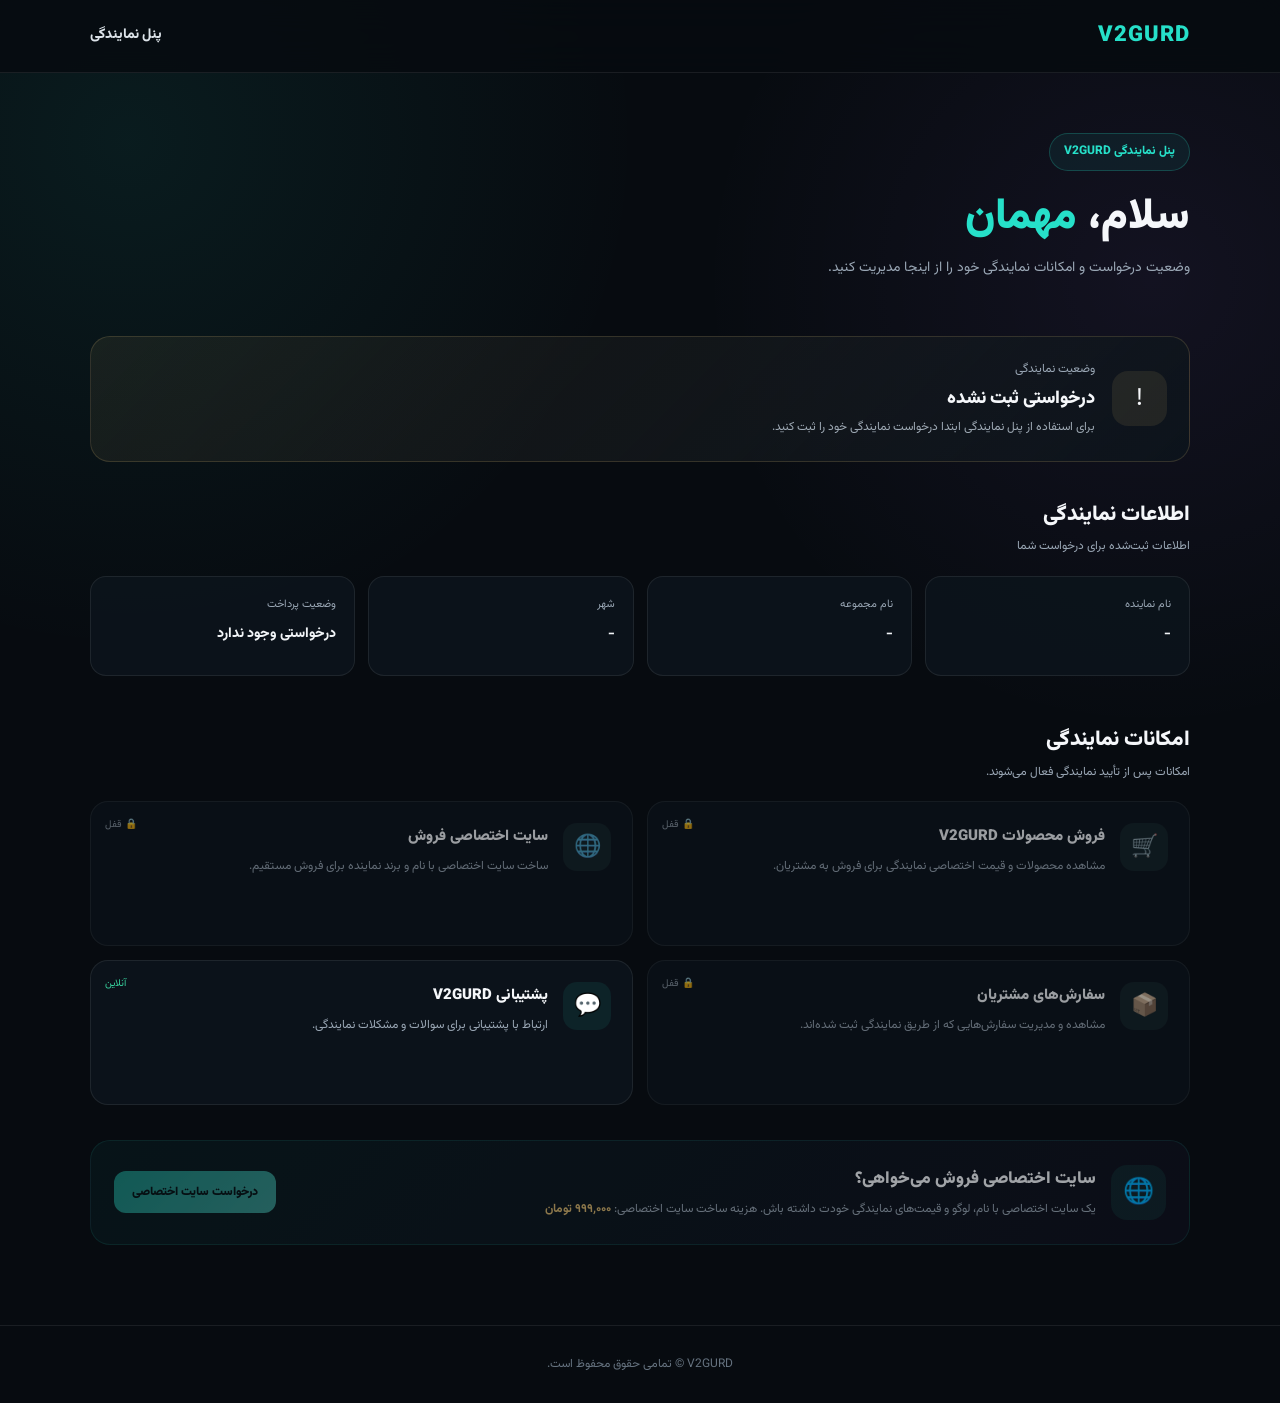
<file: agency-dashboard.html>
<!DOCTYPE html>
<html lang="fa" dir="rtl">
<head>
  <meta charset="UTF-8">
  <meta name="viewport" content="width=device-width, initial-scale=1.0">

  <meta name="theme-color" content="#070b10">

  <title>داشبورد نمایندگی | V2GURD</title>

  <link rel="preconnect" href="https://fonts.googleapis.com">
  <link rel="preconnect" href="https://fonts.gstatic.com" crossorigin>

  <link
    href="https://fonts.googleapis.com/css2?family=Vazirmatn:wght@400;500;600;700;800;900&display=swap"
    rel="stylesheet"
  >

  <link rel="stylesheet" href="agency-dashboard.css">
</head>

<body>

  <header class="dashboard-header">
    <div class="container header-inner">

      <a href="index.html" class="logo">
        V2GURD
      </a>

      <div class="header-title">
        پنل نمایندگی
      </div>

    </div>
  </header>


  <main>

    <section class="dashboard-hero">
      <div class="container">

        <div class="hero-badge">
          پنل نمایندگی V2GURD
        </div>

        <h1>
          سلام،
          <span id="representativeName">
            نماینده عزیز
          </span>
        </h1>

        <p>
          وضعیت درخواست و امکانات نمایندگی خود را از اینجا مدیریت کنید.
        </p>

      </div>
    </section>


    <section class="section">
      <div class="container">

        <!-- وضعیت نمایندگی -->

        <div class="status-card">

          <div class="status-icon" id="statusIcon">
            ⏳
          </div>

          <div class="status-content">

            <span class="status-label">
              وضعیت نمایندگی
            </span>

            <h2 id="agencyStatus">
              در انتظار بررسی
            </h2>

            <p id="agencyStatusText">
              اطلاعات درخواست شما در سیستم ثبت شده و پس از بررسی وضعیت آن مشخص می‌شود.
            </p>

          </div>

        </div>


        <!-- اطلاعات نماینده -->

        <div class="section-title-row">

          <div>
            <h2 class="section-title">
              اطلاعات نمایندگی
            </h2>

            <p class="section-subtitle">
              اطلاعات ثبت‌شده برای درخواست شما
            </p>
          </div>

        </div>


        <div class="info-grid">

          <div class="info-card">

            <span>
              نام نماینده
            </span>

            <strong id="infoName">
              -
            </strong>

          </div>


          <div class="info-card">

            <span>
              نام مجموعه
            </span>

            <strong id="infoAgency">
              -
            </strong>

          </div>


          <div class="info-card">

            <span>
              شهر
            </span>

            <strong id="infoCity">
              -
            </strong>

          </div>


          <div class="info-card">

            <span>
              وضعیت پرداخت
            </span>

            <strong id="infoPayment">
              در انتظار پرداخت
            </strong>

          </div>

        </div>


        <!-- امکانات -->

        <div class="section-title-row features-heading">

          <div>
            <h2 class="section-title">
              امکانات نمایندگی
            </h2>

            <p class="section-subtitle">
              امکانات پس از تأیید نمایندگی فعال می‌شوند.
            </p>
          </div>

        </div>


        <div class="features-grid">

          <!-- فروش محصولات -->

          <div
            class="feature-card locked"
            id="productsFeature"
          >

            <div class="feature-icon">
              🛒
            </div>

            <div class="feature-content">

              <h3>
                فروش محصولات V2GURD
              </h3>

              <p>
                مشاهده محصولات و قیمت اختصاصی نمایندگی برای فروش به مشتریان.
              </p>

            </div>

            <span class="feature-status">
              🔒 قفل
            </span>

          </div>


          <!-- سایت اختصاصی -->

          <div
            class="feature-card locked"
            id="siteFeature"
          >

            <div class="feature-icon">
              🌐
            </div>

            <div class="feature-content">

              <h3>
                سایت اختصاصی فروش
              </h3>

              <p>
                ساخت سایت اختصاصی با نام و برند نماینده برای فروش مستقیم.
              </p>

            </div>

            <span class="feature-status">
              🔒 قفل
            </span>

          </div>


          <!-- سفارش‌ها -->

          <div
            class="feature-card locked"
            id="ordersFeature"
          >

            <div class="feature-icon">
              📦
            </div>

            <div class="feature-content">

              <h3>
                سفارش‌های مشتریان
              </h3>

              <p>
                مشاهده و مدیریت سفارش‌هایی که از طریق نمایندگی ثبت شده‌اند.
              </p>

            </div>

            <span class="feature-status">
              🔒 قفل
            </span>

          </div>


          <!-- پشتیبانی -->

          <a
            href="https://t.me/Vtwoguard"
            target="_blank"
            rel="noopener"
            class="feature-card support-feature"
          >

            <div class="feature-icon">
              💬
            </div>

            <div class="feature-content">

              <h3>
                پشتیبانی V2GURD
              </h3>

              <p>
                ارتباط با پشتیبانی برای سوالات و مشکلات نمایندگی.
              </p>

            </div>

            <span class="feature-status">
              آنلاین
            </span>

          </a>

        </div>


        <!-- سایت اختصاصی -->

        <div
          class="site-promotion locked-section"
          id="sitePromotion"
        >

          <div class="site-promotion-content">

            <div class="promotion-icon">
              🌐
            </div>

            <div>

              <h2>
                سایت اختصاصی فروش می‌خواهی؟
              </h2>

              <p>
                یک سایت اختصاصی با نام، لوگو و قیمت‌های نمایندگی خودت داشته باش.
                هزینه ساخت سایت اختصاصی:
                <strong>
                  ۹۹۹٬۰۰۰ تومان
                </strong>
              </p>

            </div>

          </div>

          <button
            type="button"
            id="siteButton"
            class="primary-btn"
            disabled
          >
            درخواست سایت اختصاصی
          </button>

        </div>


        <div
          id="dashboardMessage"
          class="dashboard-message"
        ></div>

      </div>
    </section>

  </main>


  <footer class="dashboard-footer">

    <div class="container">

      <p>
        V2GURD © تمامی حقوق محفوظ است.
      </p>

    </div>

  </footer>


  <script src="agency-dashboard.js"></script>

</body>
</html>
</file>
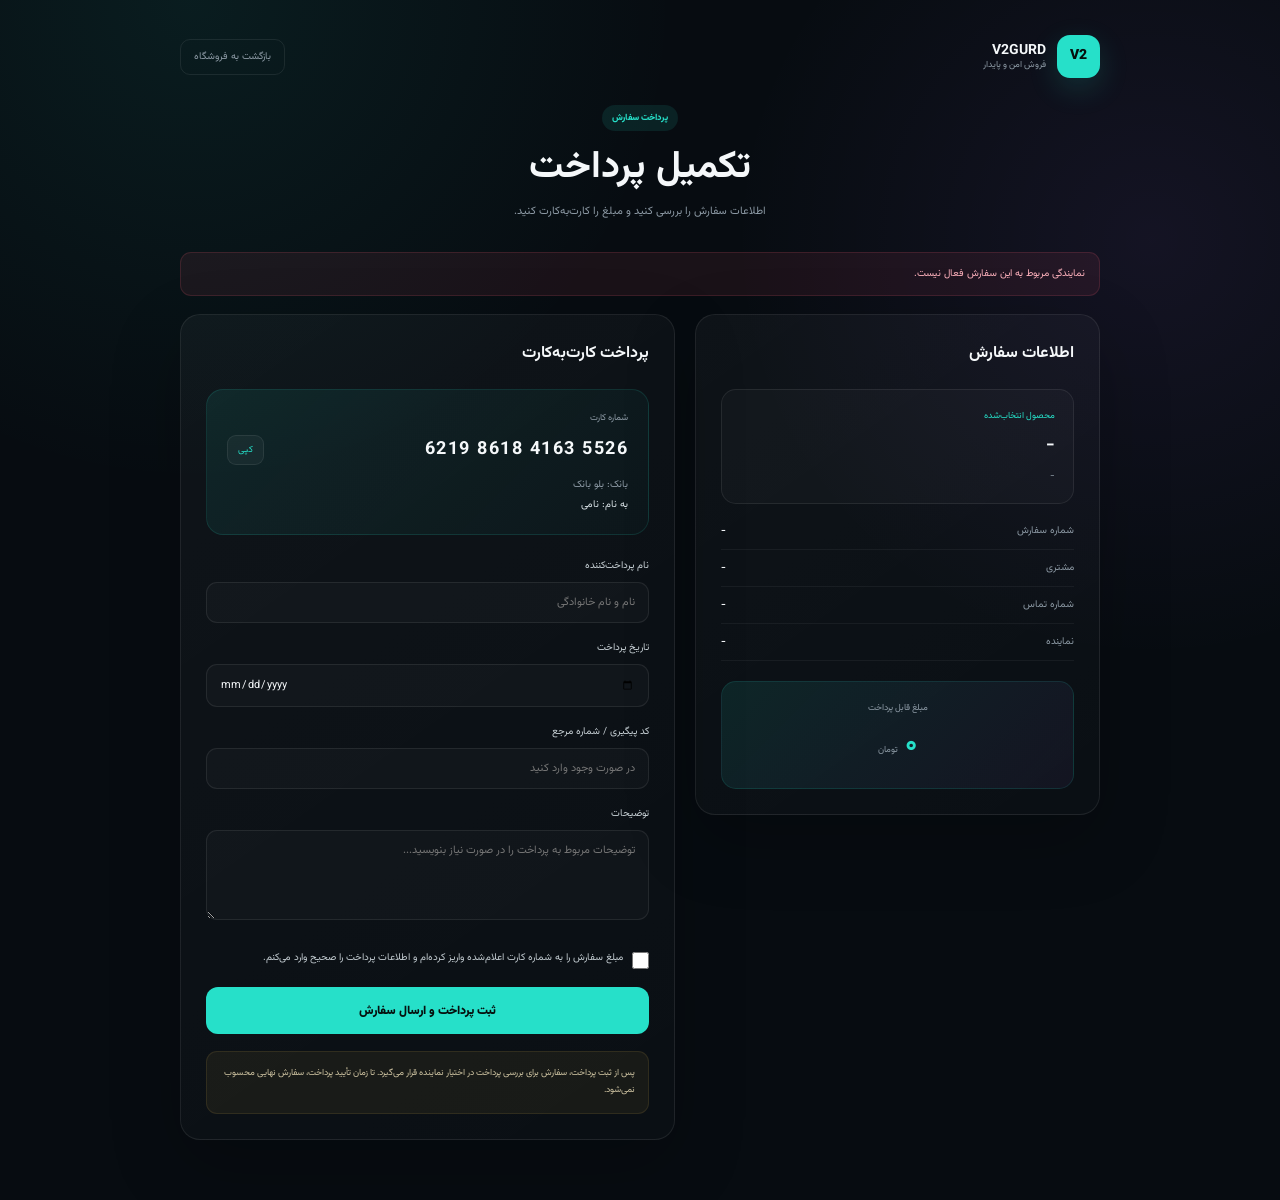
<file: agency-order-payment.html>
<!DOCTYPE html>
<html lang="fa" dir="rtl">
<head>
    <meta charset="UTF-8">

    <meta
        name="viewport"
        content="width=device-width, initial-scale=1.0"
    >

    <meta
        name="theme-color"
        content="#070c11"
    >

    <title>پرداخت سفارش | V2GURD</title>

    <link
        rel="preconnect"
        href="https://fonts.googleapis.com"
    >

    <link
        rel="preconnect"
        href="https://fonts.gstatic.com"
        crossorigin
    >

    <link
        href="https://fonts.googleapis.com/css2?family=Vazirmatn:wght@400;500;600;700;800;900&display=swap"
        rel="stylesheet"
    >

    <style>
        :root {
            --bg: #070c11;
            --panel: #0e171f;
            --panel2: #111d26;

            --primary: #26e0c9;
            --primary-soft: rgba(38, 224, 201, 0.10);

            --secondary: #b16bff;

            --text: #f5f8fa;
            --muted: #8d9aa5;

            --border: rgba(255, 255, 255, 0.08);

            --success: #45d895;
            --danger: #ff5d70;

            --radius: 20px;
        }

        * {
            box-sizing: border-box;
            margin: 0;
            padding: 0;
        }

        html {
            scroll-behavior: smooth;
        }

        body {
            min-height: 100vh;

            font-family: "Vazirmatn", sans-serif;

            color: var(--text);

            background:
                radial-gradient(
                    circle at 15% 0%,
                    rgba(38, 224, 201, 0.08),
                    transparent 30%
                ),
                radial-gradient(
                    circle at 90% 20%,
                    rgba(177, 107, 255, 0.08),
                    transparent 28%
                ),
                var(--bg);

            line-height: 1.8;
        }

        a {
            color: inherit;
            text-decoration: none;
        }

        button,
        input,
        textarea {
            font-family: inherit;
        }

        .page {
            width: min(920px, 92%);
            margin: 0 auto;

            padding: 35px 0 60px;
        }

        .topbar {
            display: flex;
            align-items: center;
            justify-content: space-between;

            gap: 15px;

            margin-bottom: 25px;
        }

        .brand {
            display: flex;
            align-items: center;
            gap: 11px;
        }

        .brand-logo {
            width: 43px;
            height: 43px;

            display: flex;
            align-items: center;
            justify-content: center;

            border-radius: 13px;

            background: var(--primary);

            color: #06100e;

            font-size: 14px;
            font-weight: 900;

            box-shadow:
                0 10px 30px rgba(38, 224, 201, 0.16);
        }

        .brand-text {
            display: flex;
            flex-direction: column;

            line-height: 1.3;
        }

        .brand-text strong {
            font-size: 14px;
        }

        .brand-text span {
            color: var(--muted);

            font-size: 9px;
        }

        .back-link {
            padding: 8px 13px;

            border-radius: 10px;

            border: 1px solid var(--border);

            color: var(--muted);

            font-size: 10px;

            transition: 0.2s ease;
        }

        .back-link:hover {
            color: var(--primary);

            border-color:
                rgba(38, 224, 201, 0.3);
        }

        .page-header {
            text-align: center;

            margin: 25px 0 30px;
        }

        .page-header .eyebrow {
            display: inline-block;

            padding: 5px 10px;

            border-radius: 999px;

            background: var(--primary-soft);

            color: var(--primary);

            font-size: 9px;
            font-weight: 800;

            margin-bottom: 10px;
        }

        .page-header h1 {
            font-size: clamp(26px, 5vw, 38px);

            line-height: 1.4;

            margin-bottom: 8px;
        }

        .page-header p {
            color: var(--muted);

            font-size: 11px;
        }

        .layout {
            display: grid;

            grid-template-columns:
                0.9fr 1.1fr;

            gap: 20px;

            align-items: start;
        }

        .card {
            padding: 25px;

            border-radius: var(--radius);

            background:
                linear-gradient(
                    145deg,
                    rgba(255, 255, 255, 0.035),
                    rgba(255, 255, 255, 0.015)
                );

            border: 1px solid var(--border);

            box-shadow:
                0 25px 70px rgba(0, 0, 0, 0.22);
        }

        .card-title {
            font-size: 16px;

            margin-bottom: 20px;
        }

        /* سفارش */

        .order-product {
            padding: 18px;

            border-radius: 15px;

            background: rgba(255, 255, 255, 0.025);

            border: 1px solid var(--border);

            margin-bottom: 15px;
        }

        .order-product small {
            display: block;

            color: var(--primary);

            font-size: 9px;

            margin-bottom: 5px;
        }

        .order-product strong {
            display: block;

            font-size: 18px;

            margin-bottom: 5px;
        }

        .order-product p {
            color: var(--muted);

            font-size: 10px;
        }

        .order-info {
            display: flex;
            flex-direction: column;

            gap: 9px;

            margin-top: 18px;
        }

        .info-row {
            display: flex;
            justify-content: space-between;

            gap: 15px;

            padding-bottom: 9px;

            border-bottom: 1px solid
                rgba(255, 255, 255, 0.05);

            font-size: 10px;
        }

        .info-row span:first-child {
            color: var(--muted);
        }

        .info-row span:last-child {
            text-align: left;

            font-weight: 700;
        }

        .price-box {
            margin-top: 20px;

            padding: 18px;

            border-radius: 15px;

            background:
                linear-gradient(
                    135deg,
                    rgba(38, 224, 201, 0.10),
                    rgba(177, 107, 255, 0.06)
                );

            border: 1px solid
                rgba(38, 224, 201, 0.12);

            text-align: center;
        }

        .price-box span {
            display: block;

            color: var(--muted);

            font-size: 9px;

            margin-bottom: 4px;
        }

        .price-box strong {
            color: var(--primary);

            font-size: 28px;
        }

        .price-box small {
            color: var(--muted);

            font-size: 9px;
        }

        /* پرداخت */

        .payment-account {
            padding: 20px;

            margin-bottom: 22px;

            border-radius: 17px;

            background:
                linear-gradient(
                    135deg,
                    rgba(38, 224, 201, 0.09),
                    rgba(38, 224, 201, 0.025)
                );

            border: 1px solid
                rgba(38, 224, 201, 0.13);
        }

        .payment-account-label {
            color: var(--muted);

            font-size: 9px;

            margin-bottom: 8px;
        }

        .card-number {
            display: flex;
            align-items: center;
            justify-content: space-between;

            gap: 10px;
        }

        .card-number strong {
            direction: ltr;

            font-size: 18px;

            letter-spacing: 1.5px;

            word-break: break-all;
        }

        .copy-button {
            flex-shrink: 0;

            padding: 7px 10px;

            border: 1px solid var(--border);

            border-radius: 9px;

            background: rgba(255, 255, 255, 0.04);

            color: var(--primary);

            cursor: pointer;

            font-size: 9px;
        }

        .bank-name {
            margin-top: 9px;

            color: var(--muted);

            font-size: 10px;
        }

        .account-owner {
            margin-top: 2px;

            color: #dce5e9;

            font-size: 10px;
        }

        .form-group {
            margin-bottom: 16px;
        }

        .form-group label {
            display: block;

            color: #c9d2d7;

            font-size: 10px;

            margin-bottom: 7px;
        }

        .form-group input,
        .form-group textarea {
            width: 100%;

            border: 1px solid var(--border);

            border-radius: 11px;

            background: rgba(255, 255, 255, 0.025);

            color: var(--text);

            outline: none;

            padding: 11px 13px;

            font-size: 11px;

            transition: 0.2s ease;
        }

        .form-group textarea {
            min-height: 90px;

            resize: vertical;
        }

        .form-group input:focus,
        .form-group textarea:focus {
            border-color:
                rgba(38, 224, 201, 0.45);

            box-shadow:
                0 0 0 3px
                rgba(38, 224, 201, 0.06);
        }

        .checkbox-row {
            display: flex;

            align-items: flex-start;

            gap: 9px;

            margin: 18px 0;
        }

        .checkbox-row input {
            width: 17px;
            height: 17px;

            margin-top: 3px;

            accent-color: var(--primary);

            flex-shrink: 0;
        }

        .checkbox-row label {
            color: #c4cdd2;

            font-size: 10px;

            line-height: 1.8;

            cursor: pointer;
        }

        .submit-button {
            width: 100%;

            min-height: 47px;

            border: 0;

            border-radius: 12px;

            background: var(--primary);

            color: #06100e;

            font-size: 12px;

            font-weight: 900;

            cursor: pointer;

            transition: 0.25s ease;
        }

        .submit-button:hover {
            background: #58eedc;

            transform: translateY(-2px);
        }

        .submit-button:disabled {
            opacity: 0.55;

            cursor: not-allowed;

            transform: none;
        }

        .message {
            display: none;

            padding: 12px 14px;

            margin-bottom: 18px;

            border-radius: 11px;

            font-size: 10px;

            line-height: 1.8;
        }

        .message.show {
            display: block;
        }

        .message.error {
            color: #ffb2bd;

            background: rgba(255, 93, 112, 0.08);

            border: 1px solid
                rgba(255, 93, 112, 0.15);
        }

        .message.success {
            color: #a7f2cc;

            background: rgba(69, 216, 149, 0.08);

            border: 1px solid
                rgba(69, 216, 149, 0.15);
        }

        .notice {
            margin-top: 17px;

            padding: 13px;

            border-radius: 11px;

            background: rgba(255, 200, 87, 0.06);

            border: 1px solid
                rgba(255, 200, 87, 0.10);

            color: #cfc4a2;

            font-size: 9px;

            line-height: 1.9;
        }

        .loading {
            text-align: center;

            padding: 70px 20px;

            color: var(--muted);

            font-size: 12px;
        }

        @media (max-width: 760px) {

            .layout {
                grid-template-columns: 1fr;
            }

            .page {
                width: 91%;

                padding-top: 22px;
            }

            .topbar {
                margin-bottom: 15px;
            }

            .card {
                padding: 20px;
            }

            .card-number {
                align-items: flex-start;
            }

            .card-number strong {
                font-size: 15px;
            }
        }

        @media (max-width: 430px) {

            .brand-text span {
                display: none;
            }

            .back-link {
                font-size: 9px;

                padding: 7px 10px;
            }

            .page-header h1 {
                font-size: 26px;
            }

            .card-number {
                flex-direction: column;
            }

            .copy-button {
                width: 100%;
            }

            .price-box strong {
                font-size: 24px;
            }
        }
    </style>
</head>

<body>

<div class="page">

    <header class="topbar">

        <a
            href="agency-site.html"
            class="brand"
        >
            <div class="brand-logo">
                V2
            </div>

            <div class="brand-text">
                <strong>V2GURD</strong>
                <span>فروش امن و پایدار</span>
            </div>
        </a>

        <a
            href="agency-site.html"
            class="back-link"
        >
            بازگشت به فروشگاه
        </a>

    </header>


    <section class="page-header">

        <span class="eyebrow">
            پرداخت سفارش
        </span>

        <h1>
            تکمیل پرداخت
        </h1>

        <p>
            اطلاعات سفارش را بررسی کنید و مبلغ را کارت‌به‌کارت کنید.
        </p>

    </section>


    <div
        id="pageMessage"
        class="message"
    ></div>


    <div
        id="loadingBox"
        class="loading"
    >
        در حال دریافت اطلاعات سفارش...
    </div>


    <main
        id="paymentLayout"
        class="layout"
        style="display:none;"
    >

        <!-- اطلاعات سفارش -->

        <section class="card">

            <h2 class="card-title">
                اطلاعات سفارش
            </h2>

            <div class="order-product">

                <small>
                    محصول انتخاب‌شده
                </small>

                <strong id="productName">
                    -
                </strong>

                <p id="productDescription">
                    -
                </p>

            </div>


            <div class="order-info">

                <div class="info-row">
                    <span>
                        شماره سفارش
                    </span>

                    <span id="orderId">
                        -
                    </span>
                </div>

                <div class="info-row">
                    <span>
                        مشتری
                    </span>

                    <span id="customerName">
                        -
                    </span>
                </div>

                <div class="info-row">
                    <span>
                        شماره تماس
                    </span>

                    <span id="customerPhone">
                        -
                    </span>
                </div>

                <div class="info-row">
                    <span>
                        نماینده
                    </span>

                    <span id="agencyName">
                        -
                    </span>
                </div>

            </div>


            <div class="price-box">

                <span>
                    مبلغ قابل پرداخت
                </span>

                <strong id="orderPrice">
                    ۰
                </strong>

                <small>
                    تومان
                </small>

            </div>

        </section>


        <!-- پرداخت -->

        <section class="card">

            <h2 class="card-title">
                پرداخت کارت‌به‌کارت
            </h2>


            <div class="payment-account">

                <div class="payment-account-label">
                    شماره کارت
                </div>

                <div class="card-number">

                    <strong id="cardNumber">
                        6219 8618 4163 5526
                    </strong>

                    <button
                        type="button"
                        class="copy-button"
                        id="copyCardButton"
                    >
                        کپی
                    </button>

                </div>

                <div class="bank-name">
                    بانک: بلو بانک
                </div>

                <div class="account-owner">
                    به نام: نامی
                </div>

            </div>


            <div
                id="formMessage"
                class="message"
            ></div>


            <form id="paymentForm">

                <div class="form-group">

                    <label for="payerName">
                        نام پرداخت‌کننده
                    </label>

                    <input
                        type="text"
                        id="payerName"
                        name="payerName"
                        placeholder="نام و نام خانوادگی"
                        autocomplete="name"
                        required
                    >

                </div>


                <div class="form-group">

                    <label for="paymentDate">
                        تاریخ پرداخت
                    </label>

                    <input
                        type="date"
                        id="paymentDate"
                        name="paymentDate"
                        required
                    >

                </div>


                <div class="form-group">

                    <label for="trackingCode">
                        کد پیگیری / شماره مرجع
                    </label>

                    <input
                        type="text"
                        id="trackingCode"
                        name="trackingCode"
                        placeholder="در صورت وجود وارد کنید"
                        autocomplete="off"
                    >

                </div>


                <div class="form-group">

                    <label for="paymentNote">
                        توضیحات
                    </label>

                    <textarea
                        id="paymentNote"
                        name="paymentNote"
                        placeholder="توضیحات مربوط به پرداخت را در صورت نیاز بنویسید..."
                    ></textarea>

                </div>


                <div class="checkbox-row">

                    <input
                        type="checkbox"
                        id="paymentDone"
                        name="paymentDone"
                        required
                    >

                    <label for="paymentDone">
                        مبلغ سفارش را به شماره کارت اعلام‌شده واریز کرده‌ام و اطلاعات پرداخت را صحیح وارد می‌کنم.
                    </label>

                </div>


                <button
                    type="submit"
                    class="submit-button"
                    id="submitPaymentButton"
                >
                    ثبت پرداخت و ارسال سفارش
                </button>

            </form>


            <div class="notice">
                پس از ثبت پرداخت، سفارش برای بررسی پرداخت در اختیار نماینده قرار می‌گیرد.
                تا زمان تأیید پرداخت، سفارش نهایی محسوب نمی‌شود.
            </div>

        </section>

    </main>

</div>


<script src="agency-data.js"></script>
<script src="agency-products.js"></script>
<script src="agency-orders.js"></script>
<script src="agency-order-payment.js"></script>

</body>
</html>
</file>
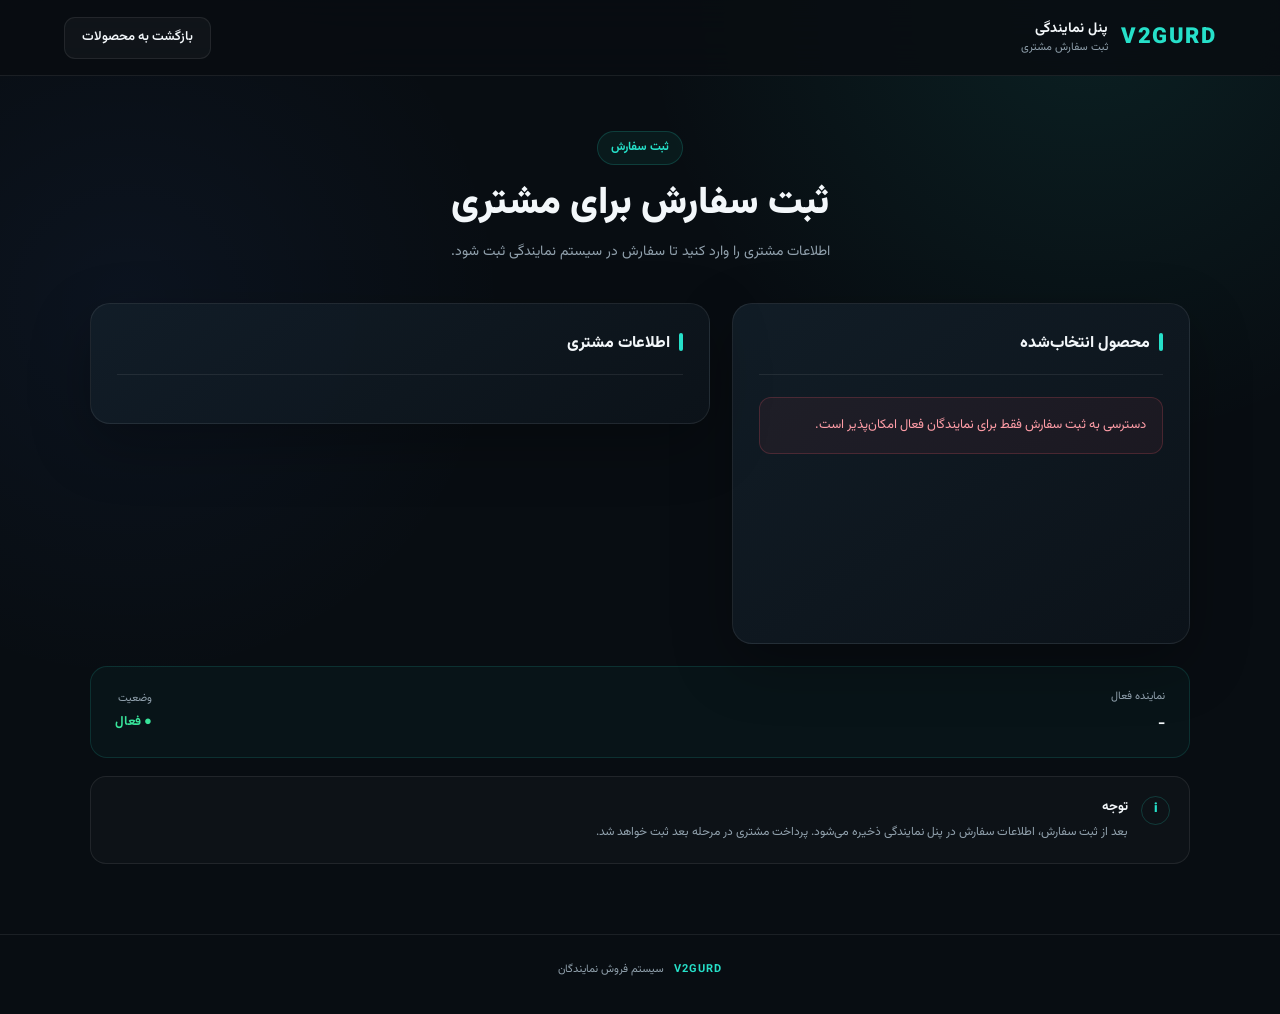
<file: agency-order.html>
<!DOCTYPE html>
<html lang="fa" dir="rtl">
<head>
  <meta charset="UTF-8">

  <meta
    name="viewport"
    content="width=device-width, initial-scale=1.0"
  >

  <meta name="theme-color" content="#0b1117">

  <title>ثبت سفارش مشتری | V2GURD</title>

  <link
    rel="stylesheet"
    href="agency-order.css"
  >

  <link
    rel="preconnect"
    href="https://fonts.googleapis.com"
  >

  <link
    rel="preconnect"
    href="https://fonts.gstatic.com"
    crossorigin
  >

  <link
    href="https://fonts.googleapis.com/css2?family=Vazirmatn:wght@400;500;600;700;800&display=swap"
    rel="stylesheet"
  >
</head>

<body>

  <header class="topbar">

    <div class="brand">
      <div class="brand-logo">V2GURD</div>

      <div class="brand-text">
        <span>پنل نمایندگی</span>
        <small>ثبت سفارش مشتری</small>
      </div>
    </div>

    <a
      href="agency-products.html"
      class="back-btn"
    >
      بازگشت به محصولات
    </a>

  </header>


  <main class="container">

    <section class="hero">

      <div class="eyebrow">
        ثبت سفارش
      </div>

      <h1>
        ثبت سفارش برای مشتری
      </h1>

      <p>
        اطلاعات مشتری را وارد کنید تا سفارش در سیستم نمایندگی ثبت شود.
      </p>

    </section>


    <section class="order-layout">

      <!-- Product -->

      <article class="card product-card">

        <div class="card-title">
          <span>محصول انتخاب‌شده</span>
        </div>

        <div
          id="productInfo"
          class="product-info"
        >

          <div class="loading">
            در حال دریافت اطلاعات محصول...
          </div>

        </div>

      </article>


      <!-- Customer -->

      <article class="card">

        <div class="card-title">
          <span>اطلاعات مشتری</span>
        </div>

        <form id="orderForm">

          <div class="form-group">

            <label for="customerName">
              نام و نام خانوادگی مشتری
            </label>

            <input
              type="text"
              id="customerName"
              name="customerName"
              placeholder="مثلاً علی رضایی"
              autocomplete="name"
              required
            >

          </div>


          <div class="form-group">

            <label for="customerPhone">
              شماره موبایل مشتری
            </label>

            <input
              type="tel"
              id="customerPhone"
              name="customerPhone"
              placeholder="09xxxxxxxxx"
              inputmode="tel"
              autocomplete="tel"
              required
            >

          </div>


          <div class="form-group">

            <label for="customerTelegram">
              آیدی تلگرام مشتری
            </label>

            <input
              type="text"
              id="customerTelegram"
              name="customerTelegram"
              placeholder="@username"
            >

          </div>


          <div class="form-group">

            <label for="customerEmail">
              ایمیل مشتری
            </label>

            <input
              type="email"
              id="customerEmail"
              name="customerEmail"
              placeholder="example@email.com"
              autocomplete="email"
            >

          </div>


          <div class="form-group">

            <label for="orderNote">
              توضیحات سفارش
            </label>

            <textarea
              id="orderNote"
              name="orderNote"
              rows="4"
              placeholder="توضیحات اضافی مشتری..."
            ></textarea>

          </div>


          <div
            id="orderMessage"
            class="message hidden"
          ></div>


          <button
            type="submit"
            class="submit-btn"
          >
            ادامه و ثبت سفارش
          </button>

        </form>

      </article>

    </section>


    <!-- Representative -->

    <section class="representative-card">

      <div>

        <span class="label">
          نماینده فعال
        </span>

        <strong id="representativeName">
          -
        </strong>

      </div>

      <div>

        <span class="label">
          وضعیت
        </span>

        <span class="active-status">
          ● فعال
        </span>

      </div>

    </section>


    <section class="info-box">

      <div class="info-icon">
        i
      </div>

      <div>

        <strong>
          توجه
        </strong>

        <p>
          بعد از ثبت سفارش، اطلاعات سفارش در پنل نمایندگی ذخیره می‌شود.
          پرداخت مشتری در مرحله بعد ثبت خواهد شد.
        </p>

      </div>

    </section>

  </main>


  <footer class="footer">

    <strong>V2GURD</strong>

    <span>
      سیستم فروش نمایندگان
    </span>

  </footer>


  <script src="agency-data.js"></script>
  <script src="agency-products.js"></script>
  <script src="agency-orders.js"></script>
  <script src="agency-order.js"></script>

</body>
</html>
</file>
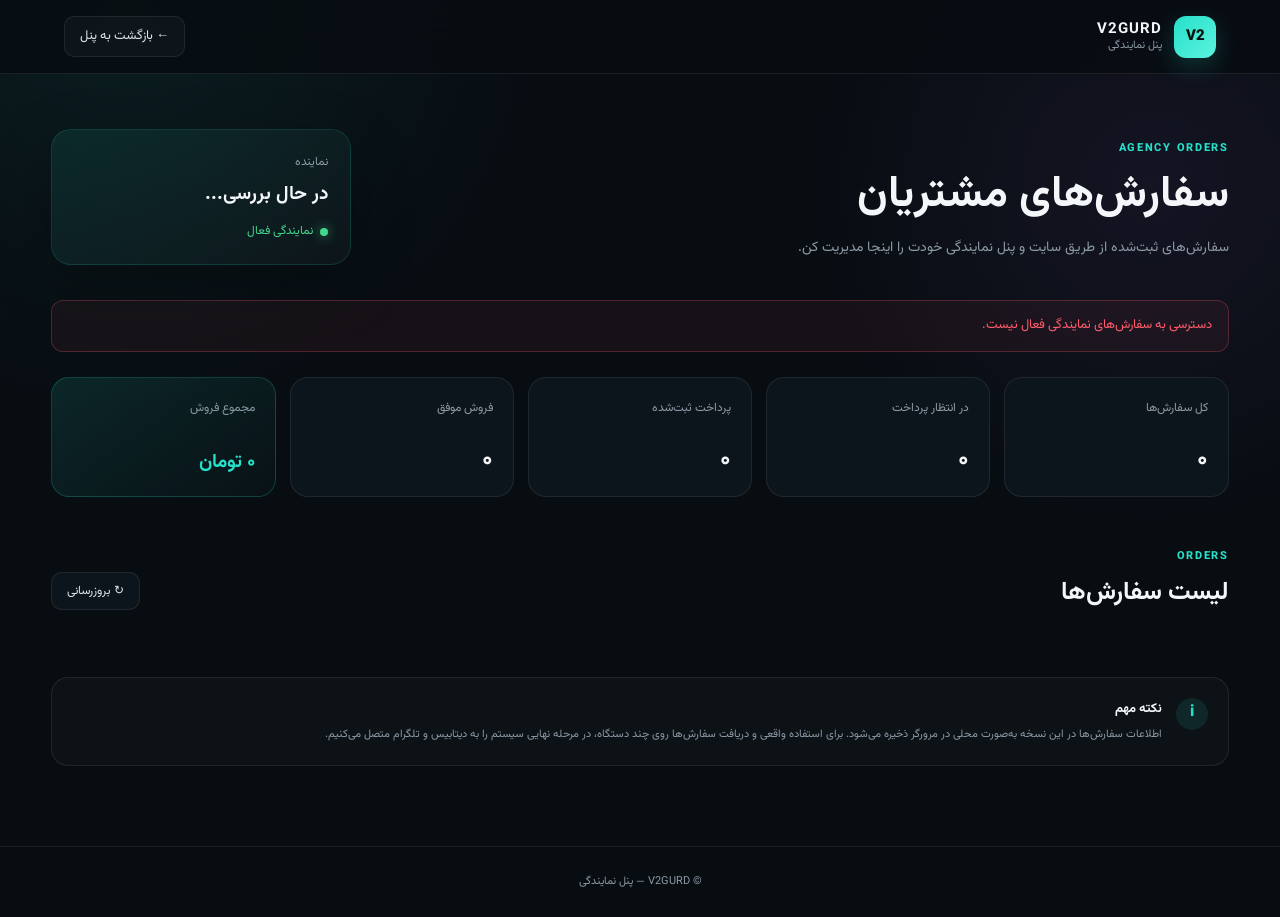
<file: agency-orders.html>
<!DOCTYPE html>
<html lang="fa" dir="rtl">
<head>
    <meta charset="UTF-8">
    <meta name="viewport" content="width=device-width, initial-scale=1.0">

    <meta name="theme-color" content="#0b1117">
    <meta name="description" content="مدیریت سفارش‌های نمایندگی V2GURD">

    <title>سفارش‌های من | V2GURD</title>

    <link rel="preconnect" href="https://fonts.googleapis.com">
    <link rel="preconnect" href="https://fonts.gstatic.com" crossorigin>
    <link
        href="https://fonts.googleapis.com/css2?family=Vazirmatn:wght@400;500;600;700;800&display=swap"
        rel="stylesheet"
    >

    <link rel="stylesheet" href="agency-orders.css">
</head>

<body>

    <header class="topbar">
        <div class="brand">
            <div class="brand-logo">V2</div>

            <div class="brand-text">
                <strong>V2GURD</strong>
                <span>پنل نمایندگی</span>
            </div>
        </div>

        <a href="agency-dashboard.html" class="back-btn">
            ← بازگشت به پنل
        </a>
    </header>


    <main class="container">

        <!-- Hero -->
        <section class="hero">

            <div class="hero-content">
                <span class="eyebrow">AGENCY ORDERS</span>

                <h1>
                    سفارش‌های مشتریان
                </h1>

                <p>
                    سفارش‌های ثبت‌شده از طریق سایت و پنل نمایندگی خودت را اینجا مدیریت کن.
                </p>
            </div>

            <div class="representative-card">
                <span>نماینده</span>
                <strong id="representativeName">در حال بررسی...</strong>

                <div class="representative-status">
                    <span class="status-dot"></span>
                    نمایندگی فعال
                </div>
            </div>

        </section>


        <!-- Message -->
        <div id="ordersMessage" class="message hidden"></div>


        <!-- Statistics -->
        <section class="stats-grid">

            <div class="stat-card">
                <span class="stat-label">کل سفارش‌ها</span>
                <strong id="totalOrders">۰</strong>
            </div>

            <div class="stat-card">
                <span class="stat-label">در انتظار پرداخت</span>
                <strong id="pendingOrders">۰</strong>
            </div>

            <div class="stat-card">
                <span class="stat-label">پرداخت ثبت‌شده</span>
                <strong id="submittedOrders">۰</strong>
            </div>

            <div class="stat-card">
                <span class="stat-label">فروش موفق</span>
                <strong id="completedOrders">۰</strong>
            </div>

            <div class="stat-card highlight">
                <span class="stat-label">مجموع فروش</span>
                <strong id="salesTotal">۰ تومان</strong>
            </div>

        </section>


        <!-- Orders -->
        <section class="orders-section">

            <div class="section-header">
                <div>
                    <span class="eyebrow">ORDERS</span>
                    <h2>لیست سفارش‌ها</h2>
                </div>

                <button type="button" id="refreshOrders" class="refresh-btn">
                    ↻ بروزرسانی
                </button>
            </div>


            <div id="emptyOrders" class="empty-state hidden">

                <div class="empty-icon">⌁</div>

                <h3>
                    هنوز سفارشی ثبت نشده
                </h3>

                <p>
                    وقتی مشتری از طریق سایت یا لینک فروش نمایندگی سفارشی ثبت کند،
                    سفارش اینجا نمایش داده می‌شود.
                </p>

                <a href="agency-products.html" class="primary-btn">
                    مشاهده محصولات
                </a>

            </div>


            <div id="ordersList" class="orders-list"></div>

        </section>


        <!-- Order details -->
        <section id="orderDetails" class="order-details hidden">

            <div class="details-header">

                <div>
                    <span class="eyebrow">ORDER DETAILS</span>

                    <h2>
                        جزئیات سفارش
                    </h2>
                </div>

                <button type="button" id="closeDetails" class="close-btn">
                    ×
                </button>

            </div>


            <div class="details-grid">

                <div class="detail-card">
                    <span>شماره سفارش</span>
                    <strong id="detailOrderId">-</strong>
                </div>

                <div class="detail-card">
                    <span>تاریخ ثبت</span>
                    <strong id="detailCreatedAt">-</strong>
                </div>

                <div class="detail-card">
                    <span>وضعیت</span>
                    <strong id="detailStatus">-</strong>
                </div>

                <div class="detail-card">
                    <span>مبلغ</span>
                    <strong id="detailPrice">-</strong>
                </div>

            </div>


            <div class="customer-box">

                <h3>اطلاعات مشتری</h3>

                <div class="customer-grid">

                    <div>
                        <span>نام</span>
                        <strong id="detailCustomerName">-</strong>
                    </div>

                    <div>
                        <span>شماره موبایل</span>
                        <strong id="detailCustomerPhone">-</strong>
                    </div>

                    <div>
                        <span>تلگرام</span>
                        <strong id="detailCustomerTelegram">-</strong>
                    </div>

                    <div>
                        <span>ایمیل</span>
                        <strong id="detailCustomerEmail">-</strong>
                    </div>

                </div>

            </div>


            <div class="product-box">

                <h3>محصول</h3>

                <div class="product-detail">

                    <div>
                        <span>محصول</span>
                        <strong id="detailProductName">-</strong>
                    </div>

                    <div>
                        <span>دسته‌بندی</span>
                        <strong id="detailProductCategory">-</strong>
                    </div>

                </div>

            </div>


            <div class="payment-box">

                <h3>اطلاعات پرداخت</h3>

                <div class="payment-detail">

                    <div>
                        <span>وضعیت پرداخت</span>
                        <strong id="detailPaymentStatus">-</strong>
                    </div>

                    <div>
                        <span>کد پیگیری</span>
                        <strong id="detailTrackingCode">-</strong>
                    </div>

                    <div>
                        <span>تاریخ پرداخت</span>
                        <strong id="detailPaymentDate">-</strong>
                    </div>

                </div>

            </div>


            <div class="note-box">

                <h3>یادداشت مشتری</h3>

                <p id="detailNote">
                    یادداشتی ثبت نشده است.
                </p>

            </div>


            <div class="order-actions">

                <button
                    type="button"
                    id="verifyPaymentButton"
                    class="success-btn"
                >
                    ✓ تأیید پرداخت
                </button>

                <button
                    type="button"
                    id="rejectOrderButton"
                    class="danger-btn"
                >
                    رد سفارش
                </button>

            </div>

        </section>


        <!-- Info -->
        <section class="info-box">

            <div class="info-icon">i</div>

            <div>
                <h3>نکته مهم</h3>

                <p>
                    اطلاعات سفارش‌ها در این نسخه به‌صورت محلی در مرورگر ذخیره می‌شود.
                    برای استفاده واقعی و دریافت سفارش‌ها روی چند دستگاه،
                    در مرحله نهایی سیستم را به دیتابیس و تلگرام متصل می‌کنیم.
                </p>
            </div>

        </section>

    </main>


    <footer class="footer">
        <p>
            © V2GURD — پنل نمایندگی
        </p>
    </footer>


    <script src="agency-data.js"></script>
    <script src="agency-orders.js"></script>
    <script src="agency-orders-page.js"></script>

</body>
</html>
</file>
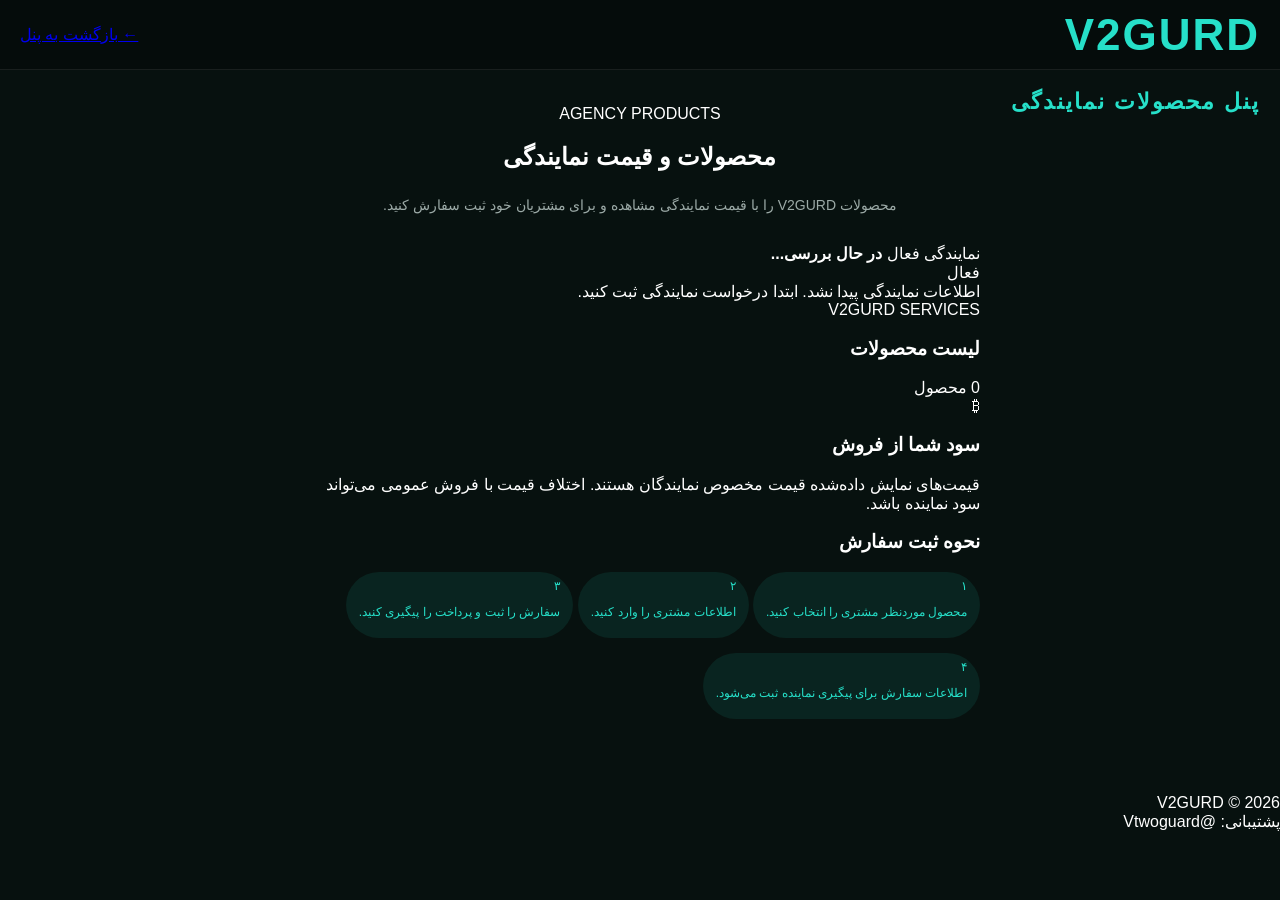
<file: agency-products.html>
<!DOCTYPE html>
<html lang="fa" dir="rtl">
<head>
  <meta charset="UTF-8">

  <meta name="viewport" content="width=device-width, initial-scale=1.0">
  <meta name="theme-color" content="#0b1117">

  <title>محصولات نمایندگی | V2GURD</title>

  <link rel="preconnect" href="https://fonts.googleapis.com">
  <link rel="preconnect" href="https://fonts.gstatic.com" crossorigin>
  <link href="https://fonts.googleapis.com/css2?family=Vazirmatn:wght@400;500;600;700;800&display=swap" rel="stylesheet">

  <link rel="stylesheet" href="agency-products.css">
</head>

<body>

  <header class="topbar">
    <div class="brand">
      <div class="brand-logo">V2</div>

      <div>
        <h1>V2GURD</h1>
        <span>پنل محصولات نمایندگی</span>
      </div>
    </div>

    <a href="agency-dashboard.html" class="back-btn">
      ← بازگشت به پنل
    </a>
  </header>


  <main class="container">

    <section class="hero">
      <span class="eyebrow">AGENCY PRODUCTS</span>

      <h2>
        محصولات و قیمت نمایندگی
      </h2>

      <p>
        محصولات V2GURD را با قیمت نمایندگی مشاهده و برای مشتریان خود ثبت سفارش کنید.
      </p>
    </section>


    <section class="representative-card">

      <div>
        <span class="label">نمایندگی فعال</span>

        <strong id="representativeName">
          در حال بررسی...
        </strong>
      </div>

      <div class="status">
        <span class="status-dot"></span>
        فعال
      </div>

    </section>


    <div id="productsMessage" class="message hidden"></div>


    <section class="products-section">

      <div class="section-title">
        <div>
          <span class="eyebrow">V2GURD SERVICES</span>
          <h3>لیست محصولات</h3>
        </div>

        <div class="product-count">
          <span id="productCount">0</span>
          محصول
        </div>
      </div>


      <div id="productsGrid" class="products-grid"></div>

    </section>


    <section class="profit-box">

      <div class="profit-icon">
        ₿
      </div>

      <div>
        <h3>سود شما از فروش</h3>

        <p>
          قیمت‌های نمایش داده‌شده قیمت مخصوص نمایندگان هستند.
          اختلاف قیمت با فروش عمومی می‌تواند سود نماینده باشد.
        </p>
      </div>

    </section>


    <section class="info-box">

      <h3>نحوه ثبت سفارش</h3>

      <div class="steps">

        <div class="step">
          <span>۱</span>
          <p>محصول موردنظر مشتری را انتخاب کنید.</p>
        </div>

        <div class="step">
          <span>۲</span>
          <p>اطلاعات مشتری را وارد کنید.</p>
        </div>

        <div class="step">
          <span>۳</span>
          <p>سفارش را ثبت و پرداخت را پیگیری کنید.</p>
        </div>

        <div class="step">
          <span>۴</span>
          <p>اطلاعات سفارش برای پیگیری نماینده ثبت می‌شود.</p>
        </div>

      </div>

    </section>

  </main>


  <footer>
    <div>V2GURD © 2026</div>
    <div>پشتیبانی: @Vtwoguard</div>
  </footer>


  <script src="agency-data.js"></script>
  <script src="agency-products.js"></script>
  <script src="agency-products-page.js"></script>

</body>
</html>
</file>
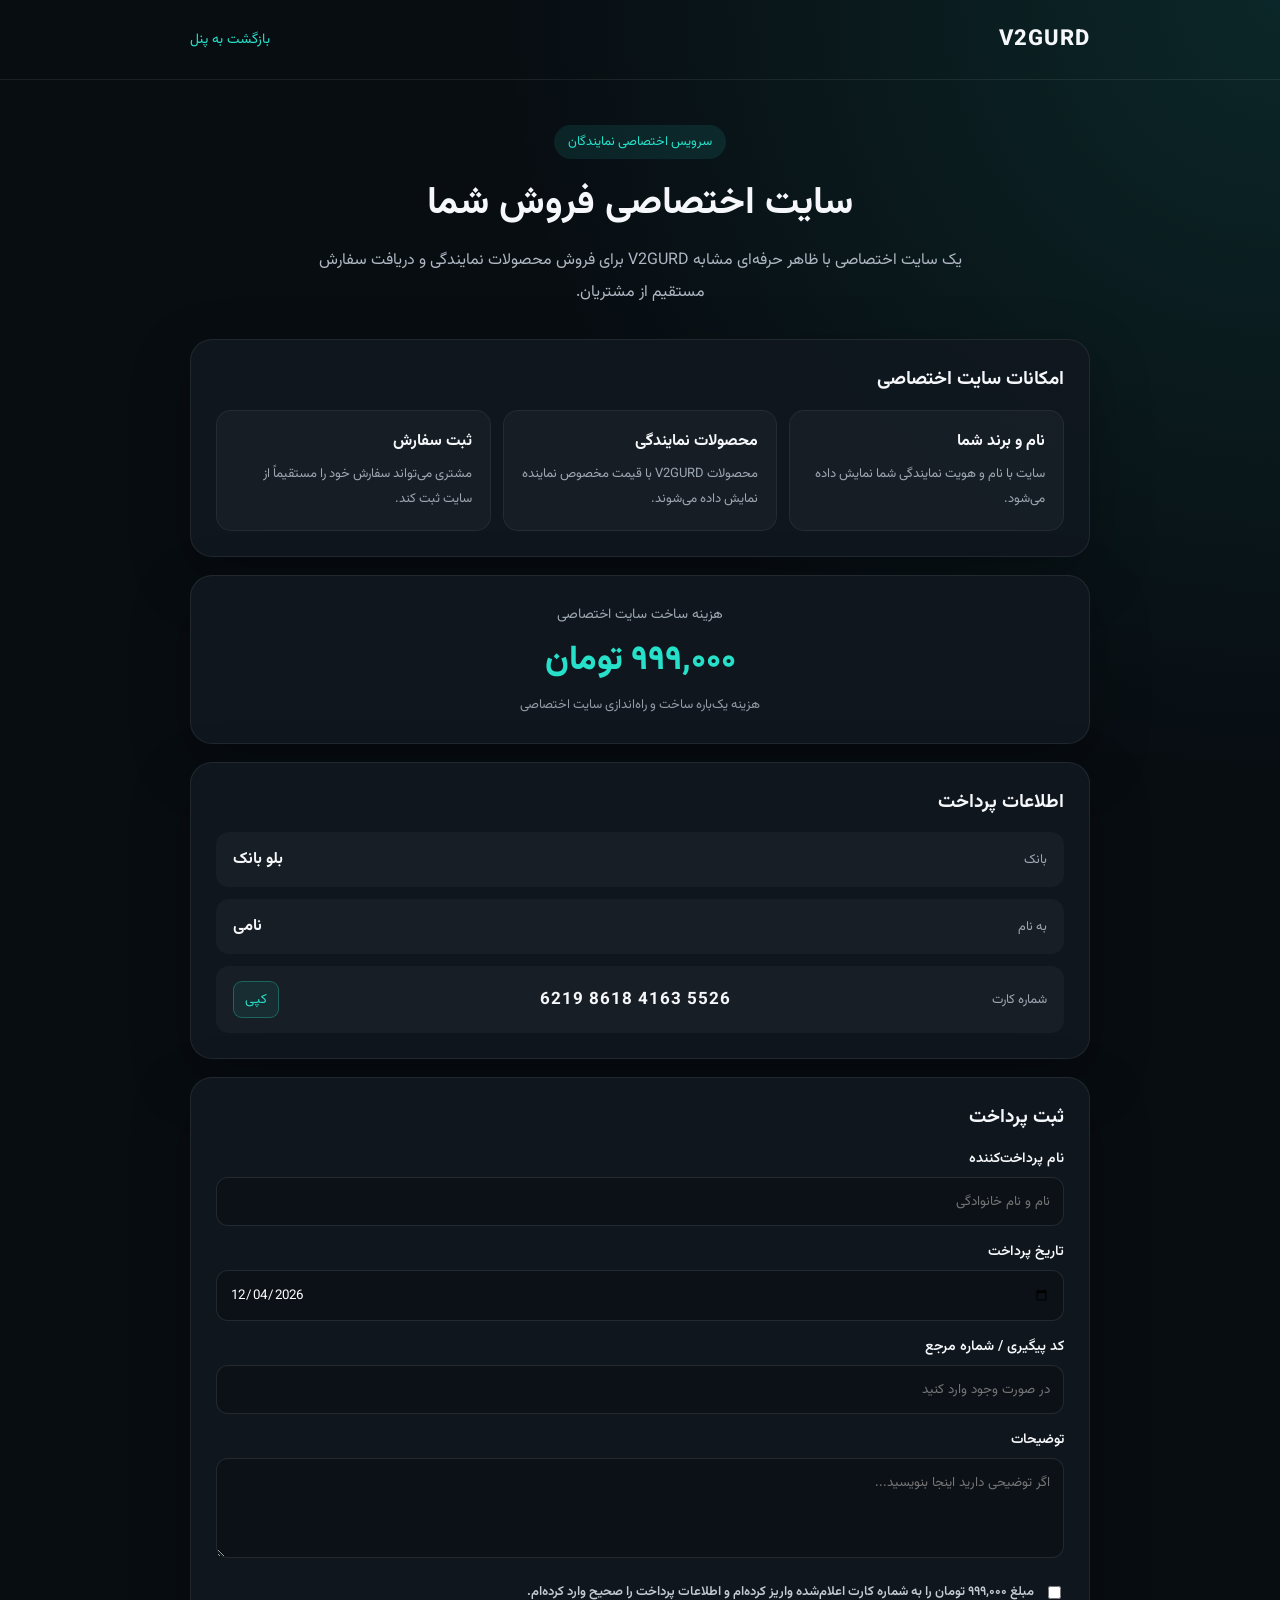
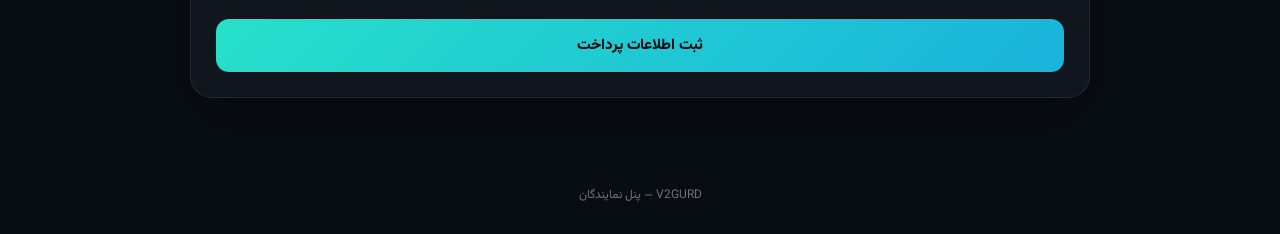
<file: agency-site-payment.html>
<!DOCTYPE html>
<html lang="fa" dir="rtl">
<head>
    <meta charset="UTF-8">

    <meta
        name="viewport"
        content="width=device-width, initial-scale=1.0"
    >

    <meta
        name="theme-color"
        content="#0b1117"
    >

    <title>ساخت سایت اختصاصی نمایندگی | V2GURD</title>

    <link
        rel="preconnect"
        href="https://fonts.googleapis.com"
    >

    <link
        rel="preconnect"
        href="https://fonts.gstatic.com"
        crossorigin
    >

    <link
        href="https://fonts.googleapis.com/css2?family=Vazirmatn:wght@400;500;600;700;800&display=swap"
        rel="stylesheet"
    >

    <style>
        * {
            box-sizing: border-box;
        }

        body {
            margin: 0;
            min-height: 100vh;
            background:
                radial-gradient(
                    circle at top right,
                    rgba(38, 224, 201, 0.12),
                    transparent 35%
                ),
                #080d12;
            color: #f5f7fa;
            font-family: "Vazirmatn", sans-serif;
        }

        a {
            color: inherit;
            text-decoration: none;
        }

        .container {
            width: min(900px, calc(100% - 30px));
            margin: auto;
        }

        header {
            padding: 22px 0;
            border-bottom: 1px solid rgba(255,255,255,.08);
        }

        .header-inner {
            display: flex;
            align-items: center;
            justify-content: space-between;
            gap: 15px;
        }

        .logo {
            font-size: 22px;
            font-weight: 800;
            letter-spacing: 1px;
        }

        .back {
            color: #26e0c9;
            font-size: 14px;
        }

        main {
            padding: 45px 0 70px;
        }

        .hero {
            text-align: center;
            margin-bottom: 30px;
        }

        .hero-badge {
            display: inline-block;
            padding: 7px 14px;
            border-radius: 999px;
            background: rgba(38,224,201,.1);
            color: #26e0c9;
            font-size: 13px;
            margin-bottom: 15px;
        }

        h1 {
            margin: 0 0 12px;
            font-size: clamp(25px, 5vw, 38px);
        }

        .hero p {
            margin: 0 auto;
            max-width: 650px;
            color: #aeb7c2;
            line-height: 2;
        }

        .card {
            background: rgba(17,24,32,.9);
            border: 1px solid rgba(255,255,255,.08);
            border-radius: 22px;
            padding: 25px;
            margin-bottom: 18px;
            box-shadow: 0 20px 60px rgba(0,0,0,.25);
        }

        .card h2 {
            margin-top: 0;
            font-size: 19px;
        }

        .features {
            display: grid;
            grid-template-columns:
                repeat(3, minmax(0, 1fr));
            gap: 12px;
        }

        .feature {
            padding: 18px;
            background: rgba(255,255,255,.03);
            border-radius: 15px;
            border: 1px solid rgba(255,255,255,.06);
        }

        .feature strong {
            display: block;
            margin-bottom: 7px;
        }

        .feature span {
            color: #9da7b2;
            font-size: 13px;
            line-height: 1.8;
        }

        .price {
            text-align: center;
            padding: 28px 15px;
        }

        .price-label {
            color: #9da7b2;
            font-size: 14px;
        }

        .price-number {
            margin: 8px 0;
            font-size: 34px;
            font-weight: 800;
            color: #26e0c9;
        }

        .price-note {
            color: #929ba6;
            font-size: 13px;
        }

        .payment-info {
            display: grid;
            gap: 12px;
        }

        .payment-row {
            display: flex;
            align-items: center;
            justify-content: space-between;
            gap: 15px;
            padding: 15px 17px;
            background: rgba(255,255,255,.035);
            border-radius: 13px;
        }

        .payment-row span {
            color: #9da7b2;
            font-size: 13px;
        }

        .payment-row strong {
            direction: ltr;
            text-align: left;
        }

        .card-number {
            font-size: 17px;
            letter-spacing: 1px;
        }

        .copy-btn {
            border: 1px solid rgba(38,224,201,.3);
            background: rgba(38,224,201,.08);
            color: #26e0c9;
            border-radius: 9px;
            padding: 7px 11px;
            cursor: pointer;
            font-family: inherit;
        }

        form {
            display: grid;
            gap: 15px;
        }

        label {
            font-size: 14px;
            font-weight: 600;
        }

        input,
        textarea {
            width: 100%;
            margin-top: 7px;
            border: 1px solid rgba(255,255,255,.1);
            background: #0b1117;
            color: white;
            border-radius: 12px;
            padding: 13px;
            font-family: inherit;
            outline: none;
        }

        input:focus,
        textarea:focus {
            border-color: #26e0c9;
        }

        textarea {
            min-height: 100px;
            resize: vertical;
        }

        .check {
            display: flex;
            align-items: flex-start;
            gap: 10px;
            color: #c3cad2;
            font-size: 13px;
            line-height: 1.8;
        }

        .check input {
            width: auto;
            margin-top: 5px;
        }

        button[type="submit"] {
            border: 0;
            border-radius: 13px;
            padding: 15px;
            background: linear-gradient(
                135deg,
                #26e0c9,
                #1ab3dc
            );
            color: #061014;
            font-family: inherit;
            font-size: 15px;
            font-weight: 800;
            cursor: pointer;
        }

        .message {
            display: none;
            padding: 13px 15px;
            border-radius: 12px;
            font-size: 13px;
            line-height: 1.8;
        }

        .message.show {
            display: block;
        }

        .message.error {
            background: rgba(255,70,70,.1);
            color: #ff8b8b;
        }

        .message.success {
            background: rgba(38,224,201,.1);
            color: #26e0c9;
        }

        footer {
            text-align: center;
            color: #69737e;
            font-size: 12px;
            padding-bottom: 30px;
        }

        @media (max-width: 650px) {

            .features {
                grid-template-columns: 1fr;
            }

            .payment-row {
                flex-wrap: wrap;
            }

            .payment-row strong {
                width: 100%;
                text-align: right;
            }

            .card-number {
                font-size: 15px;
            }
        }
    </style>
</head>

<body>

<header>
    <div class="container header-inner">

        <div class="logo">
            V2GURD
        </div>

        <a
            class="back"
            href="agency-dashboard.html"
        >
            بازگشت به پنل
        </a>

    </div>
</header>


<main>

    <div class="container">

        <section class="hero">

            <div class="hero-badge">
                سرویس اختصاصی نمایندگان
            </div>

            <h1>
                سایت اختصاصی فروش شما
            </h1>

            <p>
                یک سایت اختصاصی با ظاهر حرفه‌ای مشابه V2GURD
                برای فروش محصولات نمایندگی و دریافت سفارش مستقیم
                از مشتریان.
            </p>

        </section>


        <section class="card">

            <h2>
                امکانات سایت اختصاصی
            </h2>

            <div class="features">

                <div class="feature">
                    <strong>نام و برند شما</strong>
                    <span>
                        سایت با نام و هویت نمایندگی شما نمایش داده می‌شود.
                    </span>
                </div>

                <div class="feature">
                    <strong>محصولات نمایندگی</strong>
                    <span>
                        محصولات V2GURD با قیمت مخصوص نماینده نمایش داده می‌شوند.
                    </span>
                </div>

                <div class="feature">
                    <strong>ثبت سفارش</strong>
                    <span>
                        مشتری می‌تواند سفارش خود را مستقیماً از سایت ثبت کند.
                    </span>
                </div>

            </div>

        </section>


        <section class="card price">

            <div class="price-label">
                هزینه ساخت سایت اختصاصی
            </div>

            <div class="price-number">
                ۹۹۹,۰۰۰ تومان
            </div>

            <div class="price-note">
                هزینه یک‌باره ساخت و راه‌اندازی سایت اختصاصی
            </div>

        </section>


        <section class="card">

            <h2>
                اطلاعات پرداخت
            </h2>

            <div class="payment-info">

                <div class="payment-row">
                    <span>
                        بانک
                    </span>

                    <strong>
                        بلو بانک
                    </strong>
                </div>


                <div class="payment-row">
                    <span>
                        به نام
                    </span>

                    <strong>
                        نامی
                    </strong>
                </div>


                <div class="payment-row">

                    <span>
                        شماره کارت
                    </span>

                    <strong class="card-number">
                        6219 8618 4163 5526
                    </strong>

                    <button
                        type="button"
                        class="copy-btn"
                        id="copyCard"
                    >
                        کپی
                    </button>

                </div>

            </div>

        </section>


        <section class="card">

            <h2>
                ثبت پرداخت
            </h2>

            <form id="sitePaymentForm">

                <label>
                    نام پرداخت‌کننده

                    <input
                        type="text"
                        id="payerName"
                        placeholder="نام و نام خانوادگی"
                        required
                    >

                </label>


                <label>
                    تاریخ پرداخت

                    <input
                        type="date"
                        id="paymentDate"
                        required
                    >

                </label>


                <label>
                    کد پیگیری / شماره مرجع

                    <input
                        type="text"
                        id="trackingCode"
                        placeholder="در صورت وجود وارد کنید"
                    >

                </label>


                <label>
                    توضیحات

                    <textarea
                        id="paymentNote"
                        placeholder="اگر توضیحی دارید اینجا بنویسید..."
                    ></textarea>

                </label>


                <label class="check">

                    <input
                        type="checkbox"
                        id="paymentDone"
                        required
                    >

                    <span>
                        مبلغ ۹۹۹,۰۰۰ تومان را به شماره کارت اعلام‌شده
                        واریز کرده‌ام و اطلاعات پرداخت را صحیح وارد کرده‌ام.
                    </span>

                </label>


                <div
                    id="paymentMessage"
                    class="message"
                ></div>


                <button type="submit">
                    ثبت اطلاعات پرداخت
                </button>

            </form>

        </section>

    </div>

</main>


<footer>
    V2GURD — پنل نمایندگان
</footer>


<script src="agency-site-payment.js"></script>

</body>
</html>
</file>
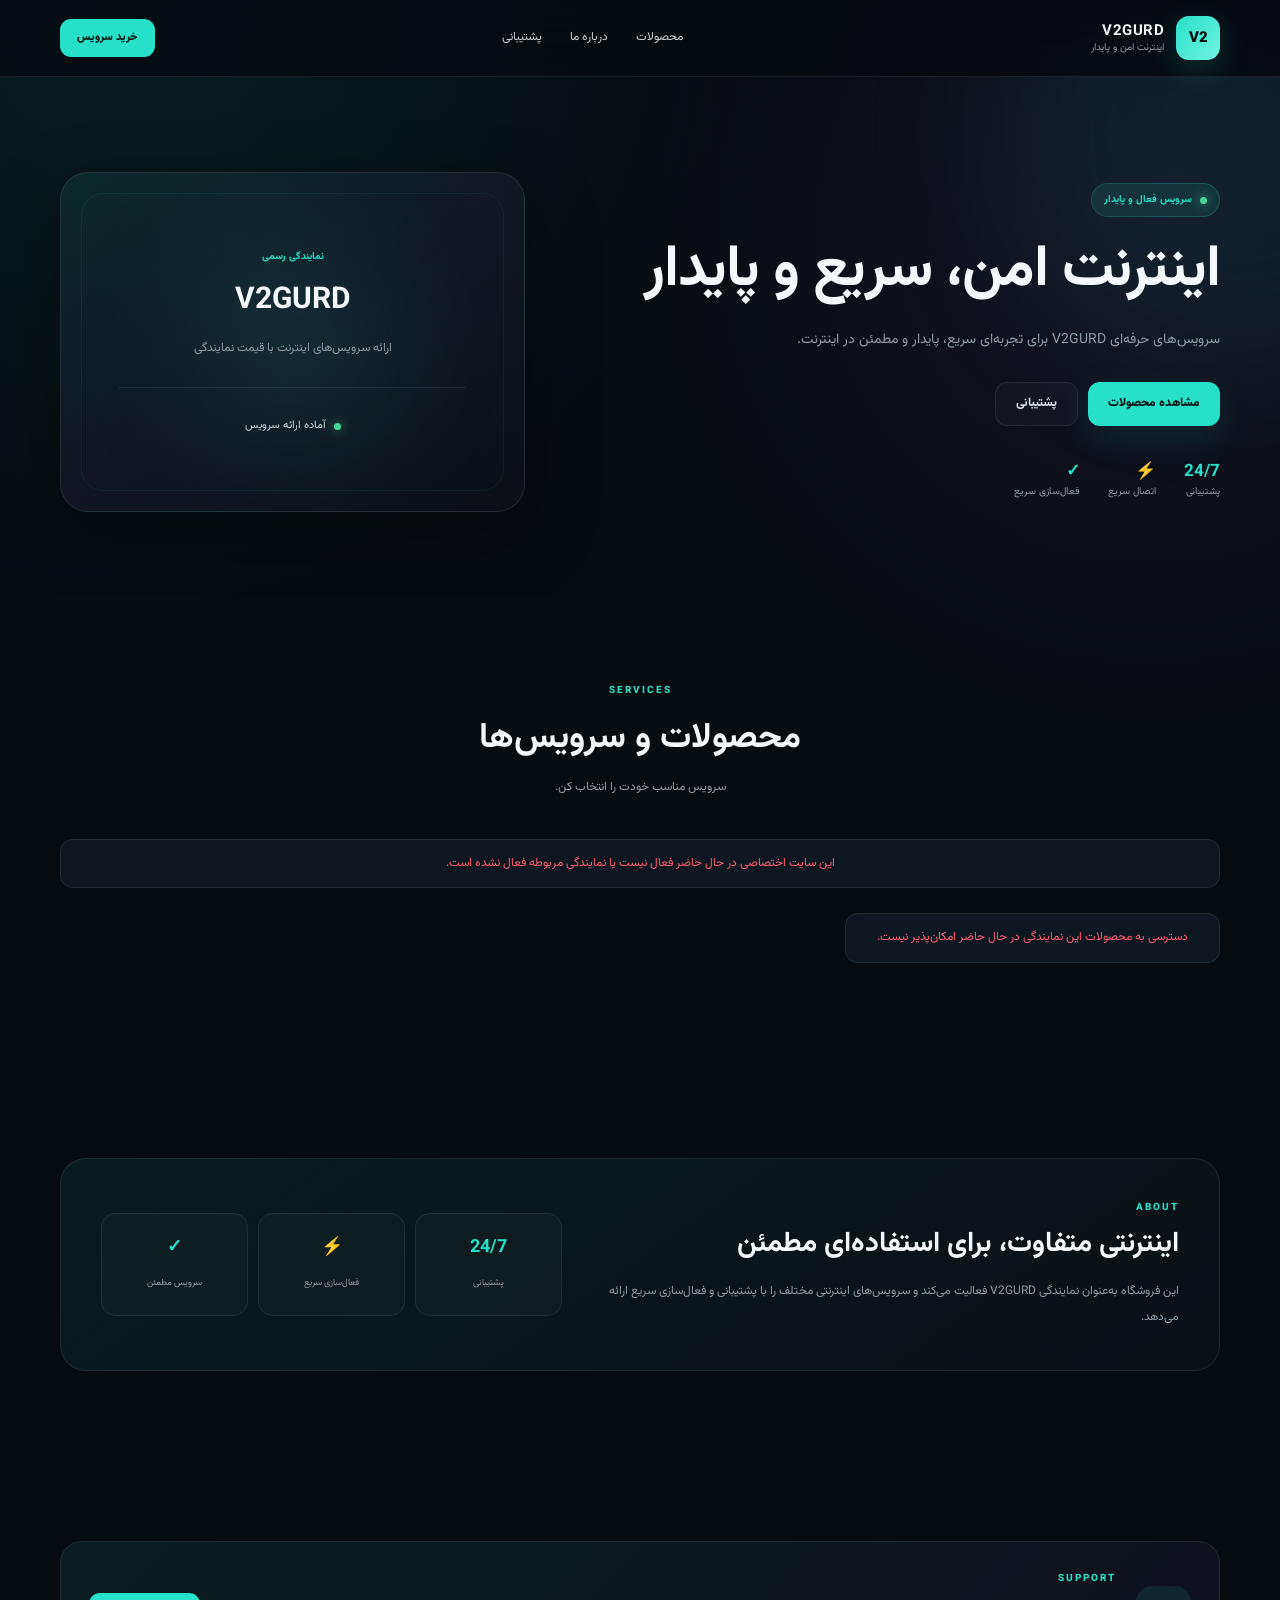
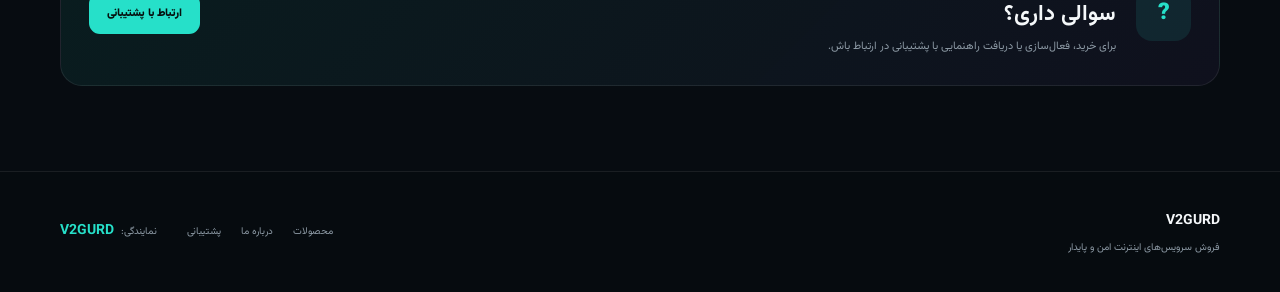
<file: agency-site.html>
<!DOCTYPE html>
<html lang="fa" dir="rtl">
<head>
    <meta charset="UTF-8">

    <meta
        name="viewport"
        content="width=device-width, initial-scale=1.0"
    >

    <meta
        name="theme-color"
        content="#080d12"
    >

    <meta
        name="description"
        content="فروشگاه اینترنت امن و پایدار"
    >

    <title id="siteTitle">فروشگاه V2GURD</title>

    <link rel="preconnect" href="https://fonts.googleapis.com">
    <link rel="preconnect" href="https://fonts.gstatic.com" crossorigin>

    <link
        href="https://fonts.googleapis.com/css2?family=Vazirmatn:wght@400;500;600;700;800;900&display=swap"
        rel="stylesheet"
    >

    <link rel="stylesheet" href="agency-site.css">
</head>

<body>

    <!-- =========================
         HEADER
    ========================== -->

    <header class="site-header">

        <div class="container header-inner">

            <a href="#" class="site-brand">

                <div
                    class="site-logo"
                    id="siteLogo"
                >
                    V2
                </div>

                <div class="brand-info">

                    <strong id="siteName">
                        V2GURD
                    </strong>

                    <span id="siteSubtitle">
                        اینترنت امن و پایدار
                    </span>

                </div>

            </a>


            <nav class="site-nav">

                <a href="#products">
                    محصولات
                </a>

                <a href="#about">
                    درباره ما
                </a>

                <a href="#support">
                    پشتیبانی
                </a>

            </nav>


            <a
                href="#products"
                class="header-button"
            >
                خرید سرویس
            </a>

        </div>

    </header>


    <!-- =========================
         HERO
    ========================== -->

    <main>

        <section class="hero">

            <div class="container hero-grid">

                <div class="hero-content">

                    <span class="hero-badge">
                        <span class="online-dot"></span>

                        سرویس فعال و پایدار
                    </span>


                    <h1 id="heroTitle">
                        اینترنت امن،
                        سریع و پایدار
                    </h1>


                    <p id="heroDescription">
                        سرویس‌های حرفه‌ای V2GURD
                        برای تجربه‌ای سریع، پایدار
                        و مطمئن در اینترنت.
                    </p>


                    <div class="hero-actions">

                        <a
                            href="#products"
                            class="primary-button"
                        >
                            مشاهده محصولات
                        </a>


                        <a
                            href="#support"
                            class="secondary-button"
                        >
                            پشتیبانی
                        </a>

                    </div>


                    <div class="hero-features">

                        <div class="hero-feature">
                            <strong>24/7</strong>
                            <span>پشتیبانی</span>
                        </div>

                        <div class="hero-feature">
                            <strong>⚡</strong>
                            <span>اتصال سریع</span>
                        </div>

                        <div class="hero-feature">
                            <strong>✓</strong>
                            <span>فعال‌سازی سریع</span>
                        </div>

                    </div>

                </div>


                <div class="hero-card">

                    <div class="hero-card-glow"></div>

                    <div class="hero-card-content">

                        <span class="hero-card-label">
                            نمایندگی رسمی
                        </span>

                        <strong id="heroAgencyName">
                            V2GURD
                        </strong>

                        <p>
                            ارائه سرویس‌های اینترنت
                            با قیمت نمایندگی
                        </p>


                        <div class="hero-card-line"></div>


                        <div class="hero-card-status">

                            <span class="online-dot"></span>

                            <span>
                                آماده ارائه سرویس
                            </span>

                        </div>

                    </div>

                </div>

            </div>

        </section>


        <!-- =========================
             PRODUCTS
        ========================== -->

        <section
            id="products"
            class="products-section"
        >

            <div class="container">

                <div class="section-heading">

                    <span class="section-eyebrow">
                        SERVICES
                    </span>

                    <h2>
                        محصولات و سرویس‌ها
                    </h2>

                    <p>
                        سرویس مناسب خودت را انتخاب کن.
                    </p>

                </div>


                <div
                    id="siteMessage"
                    class="site-message hidden"
                ></div>


                <div
                    id="siteProducts"
                    class="products-grid"
                >

                    <!-- محصولات توسط JavaScript ساخته می‌شوند -->

                </div>

            </div>

        </section>


        <!-- =========================
             ABOUT
        ========================== -->

        <section
            id="about"
            class="about-section"
        >

            <div class="container">

                <div class="about-card">

                    <div class="about-content">

                        <span class="section-eyebrow">
                            ABOUT
                        </span>

                        <h2 id="aboutTitle">
                            اینترنتی متفاوت،
                            برای استفاده‌ای مطمئن
                        </h2>

                        <p id="aboutText">
                            این فروشگاه به‌عنوان نمایندگی
                            V2GURD فعالیت می‌کند و سرویس‌های
                            اینترنتی مختلف را با پشتیبانی
                            و فعال‌سازی سریع ارائه می‌دهد.
                        </p>

                    </div>


                    <div class="about-stats">

                        <div>
                            <strong>24/7</strong>
                            <span>پشتیبانی</span>
                        </div>

                        <div>
                            <strong>⚡</strong>
                            <span>فعال‌سازی سریع</span>
                        </div>

                        <div>
                            <strong>✓</strong>
                            <span>سرویس مطمئن</span>
                        </div>

                    </div>

                </div>

            </div>

        </section>


        <!-- =========================
             SUPPORT
        ========================== -->

        <section
            id="support"
            class="support-section"
        >

            <div class="container">

                <div class="support-card">

                    <div class="support-icon">
                        ?
                    </div>

                    <div class="support-content">

                        <span class="section-eyebrow">
                            SUPPORT
                        </span>

                        <h2>
                            سوالی داری؟
                        </h2>

                        <p>
                            برای خرید، فعال‌سازی یا
                            دریافت راهنمایی با پشتیبانی
                            در ارتباط باش.
                        </p>

                    </div>


                    <a
                        id="supportLink"
                        href="#"
                        target="_blank"
                        rel="noopener noreferrer"
                        class="support-button"
                    >
                        ارتباط با پشتیبانی
                    </a>

                </div>

            </div>

        </section>

    </main>


    <!-- =========================
         FOOTER
    ========================== -->

    <footer class="site-footer">

        <div class="container footer-inner">

            <div>

                <strong id="footerName">
                    V2GURD
                </strong>

                <p>
                    فروش سرویس‌های اینترنت امن
                    و پایدار
                </p>

            </div>


            <div class="footer-links">

                <a href="#products">
                    محصولات
                </a>

                <a href="#about">
                    درباره ما
                </a>

                <a href="#support">
                    پشتیبانی
                </a>

            </div>


            <div class="footer-copy">

                <span>
                    نمایندگی:
                </span>

                <strong id="footerAgencyName">
                    V2GURD
                </strong>

            </div>

        </div>

    </footer>


    <!-- =========================
         SCRIPTS
    ========================== -->

    <script src="agency-data.js"></script>
    <script src="agency-products.js"></script>
    <script src="agency-orders.js"></script>
    <script src="agency-site.js"></script>

</body>
</html>
</file>
<file: agency-dashboard.css>
:root {
  --bg: #070b10;
  --card: #0d141c;
  --card2: #111b25;
  --border: rgba(255, 255, 255, 0.08);
  --text: #f5f7fa;
  --muted: #9aa7b5;
  --primary: #26e0c9;
  --gold: #d7b56d;
  --danger: #ff5d73;
  --success: #38d39f;
}

* {
  box-sizing: border-box;
  margin: 0;
  padding: 0;
}

html {
  scroll-behavior: smooth;
}

body {
  font-family: "Vazirmatn", sans-serif;
  direction: rtl;
  background:
    radial-gradient(
      circle at 10% 10%,
      rgba(38, 224, 201, 0.08),
      transparent 30%
    ),
    radial-gradient(
      circle at 90% 20%,
      rgba(177, 111, 255, 0.07),
      transparent 28%
    ),
    var(--bg);
  color: var(--text);
  min-height: 100vh;
  line-height: 1.8;
}

a {
  color: inherit;
  text-decoration: none;
}

.container {
  width: min(1100px, calc(100% - 32px));
  margin: 0 auto;
}

/* Header */

.dashboard-header {
  position: sticky;
  top: 0;
  z-index: 100;
  background: rgba(7, 11, 16, 0.84);
  backdrop-filter: blur(18px);
  -webkit-backdrop-filter: blur(18px);
  border-bottom: 1px solid var(--border);
}

.header-inner {
  min-height: 72px;
  display: flex;
  align-items: center;
  justify-content: space-between;
  gap: 20px;
}

.logo {
  color: var(--primary);
  font-size: 22px;
  font-weight: 900;
  letter-spacing: 1px;
}

.header-title {
  color: #dce3e9;
  font-size: 14px;
  font-weight: 800;
}

/* Hero */

.dashboard-hero {
  padding: 60px 0 30px;
}

.hero-badge {
  display: inline-flex;
  align-items: center;
  padding: 7px 14px;
  border-radius: 999px;
  margin-bottom: 17px;
  background: rgba(38, 224, 201, 0.07);
  border: 1px solid rgba(38, 224, 201, 0.22);
  color: var(--primary);
  font-size: 12px;
  font-weight: 800;
}

.dashboard-hero h1 {
  font-size: clamp(28px, 5vw, 43px);
  line-height: 1.4;
  font-weight: 900;
  margin-bottom: 8px;
}

.dashboard-hero h1 span {
  color: var(--primary);
}

.dashboard-hero p {
  color: var(--muted);
  font-size: 14px;
}

/* Section */

.section {
  padding: 25px 0 45px;
}

.section-title-row {
  margin-top: 34px;
  margin-bottom: 18px;
}

.section-title {
  font-size: 21px;
  font-weight: 900;
}

.section-subtitle {
  color: var(--muted);
  font-size: 12px;
  margin-top: 3px;
}

/* Status */

.status-card {
  display: flex;
  align-items: center;
  gap: 17px;
  padding: 22px;
  border-radius: 20px;
  background:
    linear-gradient(
      135deg,
      rgba(215, 181, 109, 0.08),
      rgba(13, 20, 28, 0.96)
    );
  border: 1px solid rgba(215, 181, 109, 0.18);
}

.status-icon {
  flex: 0 0 55px;
  width: 55px;
  height: 55px;
  border-radius: 16px;
  display: flex;
  align-items: center;
  justify-content: center;
  background: rgba(215, 181, 109, 0.1);
  font-size: 25px;
}

.status-label {
  display: block;
  color: var(--muted);
  font-size: 12px;
  margin-bottom: 2px;
}

.status-content h2 {
  font-size: 18px;
  font-weight: 900;
}

.status-content p {
  color: #9faab5;
  font-size: 12px;
  margin-top: 2px;
}

/* Info Grid */

.info-grid {
  display: grid;
  grid-template-columns: repeat(4, 1fr);
  gap: 13px;
}

.info-card {
  min-height: 100px;
  padding: 18px;
  border-radius: 16px;
  background: rgba(13, 20, 28, 0.92);
  border: 1px solid var(--border);
}

.info-card span {
  display: block;
  color: var(--muted);
  font-size: 11px;
  margin-bottom: 7px;
}

.info-card strong {
  display: block;
  color: #f1f4f7;
  font-size: 14px;
  font-weight: 800;
  word-break: break-word;
}

/* Features */

.features-heading {
  margin-top: 45px;
}

.features-grid {
  display: grid;
  grid-template-columns: repeat(2, 1fr);
  gap: 14px;
}

.feature-card {
  position: relative;
  min-height: 145px;
  padding: 21px;
  display: flex;
  align-items: flex-start;
  gap: 15px;
  border-radius: 18px;
  background: rgba(13, 20, 28, 0.92);
  border: 1px solid var(--border);
  transition: 0.2s ease;
}

.feature-card:not(.locked):hover {
  transform: translateY(-3px);
  border-color: rgba(38, 224, 201, 0.3);
}

.feature-icon {
  flex: 0 0 48px;
  width: 48px;
  height: 48px;
  display: flex;
  align-items: center;
  justify-content: center;
  border-radius: 14px;
  background: rgba(38, 224, 201, 0.08);
  font-size: 22px;
}

.feature-content {
  flex: 1;
}

.feature-content h3 {
  font-size: 15px;
  font-weight: 900;
  margin-bottom: 5px;
}

.feature-content p {
  color: var(--muted);
  font-size: 12px;
  line-height: 1.9;
}

.feature-status {
  position: absolute;
  top: 14px;
  left: 14px;
  font-size: 10px;
  color: #8995a1;
}

/* Locked */

.feature-card.locked {
  opacity: 0.62;
  cursor: not-allowed;
}

.feature-card.locked .feature-icon {
  filter: grayscale(0.5);
}

.support-feature .feature-status {
  color: var(--success);
}

/* Site Promotion */

.site-promotion {
  margin-top: 35px;
  padding: 23px;
  border-radius: 20px;
  background:
    linear-gradient(
      135deg,
      rgba(38, 224, 201, 0.07),
      rgba(177, 111, 255, 0.05)
    );
  border: 1px solid rgba(38, 224, 201, 0.14);
  display: flex;
  align-items: center;
  justify-content: space-between;
  gap: 25px;
}

.site-promotion-content {
  display: flex;
  align-items: center;
  gap: 15px;
}

.promotion-icon {
  flex: 0 0 55px;
  width: 55px;
  height: 55px;
  display: flex;
  align-items: center;
  justify-content: center;
  border-radius: 16px;
  background: rgba(38, 224, 201, 0.09);
  font-size: 25px;
}

.site-promotion h2 {
  font-size: 17px;
  font-weight: 900;
  margin-bottom: 4px;
}

.site-promotion p {
  color: var(--muted);
  font-size: 12px;
}

.site-promotion strong {
  color: var(--gold);
}

.locked-section {
  opacity: 0.65;
}

.primary-btn {
  border: none;
  border-radius: 12px;
  padding: 12px 18px;
  white-space: nowrap;
  background: linear-gradient(
    135deg,
    var(--primary),
    #5cf1df
  );
  color: #06100f;
  font-family: inherit;
  font-size: 12px;
  font-weight: 900;
  cursor: pointer;
  transition: 0.2s ease;
}

.primary-btn:hover:not(:disabled) {
  transform: translateY(-2px);
}

.primary-btn:disabled {
  cursor: not-allowed;
  opacity: 0.55;
}

/* Message */

.dashboard-message {
  display: none;
  margin-top: 18px;
  padding: 13px 15px;
  border-radius: 12px;
  font-size: 12px;
}

.dashboard-message.success {
  display: block;
  color: #8df0c9;
  background: rgba(56, 211, 159, 0.08);
  border: 1px solid rgba(56, 211, 159, 0.2);
}

.dashboard-message.error {
  display: block;
  color: #ff9aaa;
  background: rgba(255, 93, 115, 0.08);
  border: 1px solid rgba(255, 93, 115, 0.2);
}

/* Footer */

.dashboard-footer {
  margin-top: 35px;
  padding: 28px 0;
  border-top: 1px solid var(--border);
  color: #65727f;
  text-align: center;
  font-size: 12px;
}

/* Responsive */

@media (max-width: 850px) {
  .info-grid {
    grid-template-columns: repeat(2, 1fr);
  }
}

@media (max-width: 650px) {
  .container {
    width: min(100% - 22px, 1100px);
  }

  .dashboard-hero {
    padding-top: 45px;
  }

  .status-card {
    align-items: flex-start;
  }

  .features-grid {
    grid-template-columns: 1fr;
  }

  .site-promotion {
    align-items: flex-start;
    flex-direction: column;
  }

  .primary-btn {
    width: 100%;
  }
}

@media (max-width: 450px) {
  .info-grid {
    grid-template-columns: 1fr;
  }

  .info-card {
    min-height: auto;
  }

  .site-promotion-content {
    align-items: flex-start;
  }

  .promotion-icon {
    flex-basis: 45px;
    width: 45px;
    height: 45px;
    font-size: 20px;
  }
}
</file>
<file: agency-order.css>
:root {
  --bg: #080d12;
  --bg-soft: #0d141b;
  --card: #101922;
  --card-2: #121e28;
  --border: rgba(255, 255, 255, 0.08);
  --text: #f3f7fa;
  --muted: #91a1ad;
  --primary: #26e0c9;
  --primary-dark: #13a998;
  --success: #38e49a;
  --danger: #ff5d6c;
  --shadow: 0 20px 60px rgba(0, 0, 0, 0.28);
}

* {
  box-sizing: border-box;
  margin: 0;
  padding: 0;
}

html {
  scroll-behavior: smooth;
}

body {
  min-height: 100vh;
  background:
    radial-gradient(
      circle at 85% 0%,
      rgba(38, 224, 201, 0.09),
      transparent 30%
    ),
    radial-gradient(
      circle at 10% 30%,
      rgba(75, 130, 255, 0.06),
      transparent 28%
    ),
    var(--bg);
  color: var(--text);
  font-family: "Vazirmatn", sans-serif;
  line-height: 1.8;
}

/* ---------------- Header ---------------- */

.topbar {
  width: 100%;
  min-height: 76px;
  padding: 16px 5%;
  display: flex;
  align-items: center;
  justify-content: space-between;
  gap: 20px;
  border-bottom: 1px solid var(--border);
  background: rgba(8, 13, 18, 0.88);
  backdrop-filter: blur(18px);
  position: sticky;
  top: 0;
  z-index: 20;
}

.brand {
  display: flex;
  align-items: center;
  gap: 13px;
}

.brand-logo {
  color: var(--primary);
  font-size: 22px;
  font-weight: 900;
  letter-spacing: 1.5px;
}

.brand-text {
  display: flex;
  flex-direction: column;
  line-height: 1.4;
}

.brand-text span {
  font-size: 14px;
  font-weight: 700;
}

.brand-text small {
  color: var(--muted);
  font-size: 11px;
}

.back-btn {
  display: inline-flex;
  align-items: center;
  justify-content: center;
  min-height: 42px;
  padding: 8px 17px;
  border: 1px solid var(--border);
  border-radius: 11px;
  color: var(--text);
  background: rgba(255, 255, 255, 0.035);
  text-decoration: none;
  font-size: 13px;
  font-weight: 600;
  transition: 0.25s ease;
}

.back-btn:hover {
  border-color: rgba(38, 224, 201, 0.4);
  color: var(--primary);
  transform: translateY(-1px);
}

/* ---------------- Main ---------------- */

.container {
  width: min(1100px, 90%);
  margin: 0 auto;
  padding: 55px 0 70px;
}

.hero {
  text-align: center;
  margin-bottom: 38px;
}

.eyebrow {
  display: inline-flex;
  align-items: center;
  justify-content: center;
  margin-bottom: 12px;
  padding: 5px 13px;
  border: 1px solid rgba(38, 224, 201, 0.18);
  border-radius: 999px;
  background: rgba(38, 224, 201, 0.06);
  color: var(--primary);
  font-size: 12px;
  font-weight: 700;
}

.hero h1 {
  font-size: clamp(25px, 4vw, 38px);
  font-weight: 900;
  line-height: 1.4;
  margin-bottom: 10px;
}

.hero p {
  max-width: 650px;
  margin: 0 auto;
  color: var(--muted);
  font-size: 14px;
}

/* ---------------- Layout ---------------- */

.order-layout {
  display: grid;
  grid-template-columns: minmax(280px, 0.85fr) minmax(320px, 1.15fr);
  gap: 22px;
  align-items: start;
}

.card {
  padding: 26px;
  background: linear-gradient(
    145deg,
    rgba(18, 30, 40, 0.96),
    rgba(12, 19, 26, 0.96)
  );
  border: 1px solid var(--border);
  border-radius: 20px;
  box-shadow: var(--shadow);
}

.card-title {
  display: flex;
  align-items: center;
  margin-bottom: 22px;
  padding-bottom: 15px;
  border-bottom: 1px solid var(--border);
  font-size: 16px;
  font-weight: 800;
}

.card-title span::before {
  content: "";
  display: inline-block;
  width: 4px;
  height: 18px;
  margin-left: 9px;
  vertical-align: -4px;
  border-radius: 5px;
  background: var(--primary);
}

/* ---------------- Product ---------------- */

.product-info {
  min-height: 220px;
}

.loading {
  min-height: 190px;
  display: flex;
  align-items: center;
  justify-content: center;
  color: var(--muted);
  text-align: center;
  font-size: 13px;
}

.product-details {
  display: flex;
  flex-direction: column;
  gap: 18px;
}

.product-category {
  display: inline-flex;
  width: fit-content;
  padding: 5px 10px;
  border-radius: 8px;
  background: rgba(38, 224, 201, 0.08);
  color: var(--primary);
  font-size: 11px;
  font-weight: 700;
}

.product-details h2 {
  font-size: 22px;
  line-height: 1.5;
  font-weight: 800;
}

.product-details p {
  color: var(--muted);
  font-size: 13px;
}

.product-price {
  padding: 17px;
  border: 1px solid rgba(38, 224, 201, 0.15);
  border-radius: 14px;
  background: rgba(38, 224, 201, 0.045);
}

.product-price .label {
  display: block;
  color: var(--muted);
  font-size: 11px;
  margin-bottom: 3px;
}

.product-price strong {
  color: var(--primary);
  font-size: 24px;
  font-weight: 900;
}

.product-profit {
  color: var(--success);
  font-size: 12px;
  font-weight: 600;
}

.product-error {
  padding: 16px;
  border: 1px solid rgba(255, 93, 108, 0.2);
  border-radius: 12px;
  background: rgba(255, 93, 108, 0.06);
  color: #ff9da7;
  font-size: 13px;
}

/* ---------------- Form ---------------- */

.form-group {
  margin-bottom: 18px;
}

.form-group label {
  display: block;
  margin-bottom: 7px;
  color: #dce5eb;
  font-size: 13px;
  font-weight: 600;
}

.form-group input,
.form-group textarea {
  width: 100%;
  border: 1px solid var(--border);
  outline: none;
  border-radius: 12px;
  background: rgba(5, 10, 15, 0.65);
  color: var(--text);
  font-family: inherit;
  font-size: 13px;
  transition: 0.25s ease;
}

.form-group input {
  height: 48px;
  padding: 0 14px;
}

.form-group textarea {
  min-height: 105px;
  padding: 12px 14px;
  resize: vertical;
}

.form-group input::placeholder,
.form-group textarea::placeholder {
  color: #5d6b75;
}

.form-group input:focus,
.form-group textarea:focus {
  border-color: rgba(38, 224, 201, 0.55);
  box-shadow: 0 0 0 3px rgba(38, 224, 201, 0.07);
}

/* ---------------- Message ---------------- */

.message {
  margin: 12px 0 16px;
  padding: 12px 14px;
  border-radius: 11px;
  font-size: 12px;
  line-height: 1.8;
}

.message.hidden {
  display: none;
}

.message.success {
  border: 1px solid rgba(56, 228, 154, 0.2);
  background: rgba(56, 228, 154, 0.07);
  color: #75efb7;
}

.message.error {
  border: 1px solid rgba(255, 93, 108, 0.2);
  background: rgba(255, 93, 108, 0.07);
  color: #ff9da7;
}

.message.info {
  border: 1px solid rgba(38, 224, 201, 0.18);
  background: rgba(38, 224, 201, 0.06);
  color: #7ceee0;
}

/* ---------------- Submit ---------------- */

.submit-btn {
  width: 100%;
  min-height: 52px;
  border: 0;
  border-radius: 13px;
  background: linear-gradient(
    135deg,
    var(--primary),
    #18bfae
  );
  color: #04100e;
  font-family: inherit;
  font-size: 14px;
  font-weight: 900;
  cursor: pointer;
  box-shadow: 0 12px 30px rgba(38, 224, 201, 0.14);
  transition: 0.25s ease;
}

.submit-btn:hover {
  transform: translateY(-2px);
  box-shadow: 0 16px 35px rgba(38, 224, 201, 0.2);
}

.submit-btn:active {
  transform: translateY(0);
}

.submit-btn:disabled {
  opacity: 0.55;
  cursor: not-allowed;
  transform: none;
  box-shadow: none;
}

/* ---------------- Representative ---------------- */

.representative-card {
  margin-top: 22px;
  padding: 20px 24px;
  display: flex;
  align-items: center;
  justify-content: space-between;
  gap: 20px;
  border: 1px solid rgba(38, 224, 201, 0.14);
  border-radius: 17px;
  background: rgba(38, 224, 201, 0.035);
}

.representative-card > div {
  display: flex;
  flex-direction: column;
  gap: 3px;
}

.label {
  color: var(--muted);
  font-size: 11px;
}

.representative-card strong {
  font-size: 15px;
  font-weight: 800;
}

.active-status {
  color: var(--success);
  font-size: 13px;
  font-weight: 700;
}

/* ---------------- Info ---------------- */

.info-box {
  margin-top: 18px;
  padding: 19px;
  display: flex;
  align-items: flex-start;
  gap: 13px;
  border: 1px solid var(--border);
  border-radius: 16px;
  background: rgba(255, 255, 255, 0.025);
}

.info-icon {
  width: 29px;
  height: 29px;
  min-width: 29px;
  display: flex;
  align-items: center;
  justify-content: center;
  border: 1px solid rgba(38, 224, 201, 0.2);
  border-radius: 50%;
  color: var(--primary);
  font-size: 13px;
  font-weight: 900;
}

.info-box strong {
  display: block;
  margin-bottom: 3px;
  font-size: 13px;
}

.info-box p {
  color: var(--muted);
  font-size: 12px;
}

/* ---------------- Footer ---------------- */

.footer {
  padding: 25px 20px 35px;
  display: flex;
  align-items: center;
  justify-content: center;
  gap: 10px;
  color: var(--muted);
  font-size: 11px;
  border-top: 1px solid var(--border);
}

.footer strong {
  color: var(--primary);
  letter-spacing: 1px;
}

/* ---------------- Responsive ---------------- */

@media (max-width: 850px) {
  .order-layout {
    grid-template-columns: 1fr;
  }

  .product-card {
    order: 1;
  }

  .card:not(.product-card) {
    order: 2;
  }
}

@media (max-width: 600px) {
  .topbar {
    padding: 13px 4%;
  }

  .brand-logo {
    font-size: 19px;
  }

  .brand-text span {
    font-size: 12px;
  }

  .brand-text small {
    font-size: 10px;
  }

  .back-btn {
    padding: 7px 11px;
    font-size: 11px;
  }

  .container {
    width: 92%;
    padding: 38px 0 50px;
  }

  .hero {
    margin-bottom: 27px;
  }

  .hero h1 {
    font-size: 25px;
  }

  .hero p {
    font-size: 12px;
  }

  .card {
    padding: 19px;
    border-radius: 17px;
  }

  .card-title {
    font-size: 14px;
  }

  .product-details h2 {
    font-size: 19px;
  }

  .product-price strong {
    font-size: 21px;
  }

  .representative-card {
    padding: 17px;
    flex-direction: column;
    align-items: stretch;
  }

  .info-box {
    padding: 16px;
  }

  .footer {
    flex-direction: column;
    gap: 2px;
  }
}
</file>
<file: agency-orders.css>
:root {
    --bg: #080d12;
    --panel: #0d151c;
    --panel-2: #111c24;
    --border: rgba(255, 255, 255, 0.08);
    --text: #f4f7f9;
    --muted: #8c9aa5;
    --primary: #26e0c9;
    --primary-dark: #16b9a5;
    --success: #42d68c;
    --danger: #ff5c6c;
    --warning: #ffc857;
    --shadow: 0 20px 60px rgba(0, 0, 0, 0.28);
}

* {
    box-sizing: border-box;
    margin: 0;
    padding: 0;
}

html {
    scroll-behavior: smooth;
}

body {
    min-height: 100vh;
    background:
        radial-gradient(circle at 10% 0%, rgba(38, 224, 201, 0.08), transparent 28%),
        radial-gradient(circle at 90% 20%, rgba(177, 111, 255, 0.07), transparent 25%),
        var(--bg);
    color: var(--text);
    font-family: "Vazirmatn", sans-serif;
    line-height: 1.8;
}

button,
a {
    font-family: inherit;
}

button {
    cursor: pointer;
}

a {
    color: inherit;
    text-decoration: none;
}


/* =========================
   TOPBAR
========================= */

.topbar {
    width: 100%;
    min-height: 74px;
    padding: 14px 5%;
    display: flex;
    align-items: center;
    justify-content: space-between;
    gap: 20px;
    border-bottom: 1px solid var(--border);
    background: rgba(8, 13, 18, 0.82);
    backdrop-filter: blur(18px);
    position: sticky;
    top: 0;
    z-index: 100;
}

.brand {
    display: flex;
    align-items: center;
    gap: 12px;
}

.brand-logo {
    width: 42px;
    height: 42px;
    border-radius: 12px;
    display: flex;
    align-items: center;
    justify-content: center;
    background: linear-gradient(135deg, var(--primary), #5cf3df);
    color: #07100f;
    font-weight: 900;
    font-size: 15px;
    box-shadow: 0 8px 25px rgba(38, 224, 201, 0.2);
}

.brand-text {
    display: flex;
    flex-direction: column;
    line-height: 1.3;
}

.brand-text strong {
    font-size: 15px;
    letter-spacing: 1px;
}

.brand-text span {
    font-size: 11px;
    color: var(--muted);
}

.back-btn {
    border: 1px solid var(--border);
    background: rgba(255, 255, 255, 0.03);
    color: #dce4e9;
    padding: 8px 15px;
    border-radius: 10px;
    font-size: 13px;
    transition: 0.25s ease;
}

.back-btn:hover {
    border-color: rgba(38, 224, 201, 0.35);
    color: var(--primary);
    transform: translateY(-1px);
}


/* =========================
   CONTAINER
========================= */

.container {
    width: min(1180px, 92%);
    margin: 0 auto;
    padding: 55px 0 80px;
}


/* =========================
   HERO
========================= */

.hero {
    display: grid;
    grid-template-columns: 1fr 300px;
    gap: 30px;
    align-items: center;
    margin-bottom: 35px;
}

.hero-content {
    max-width: 720px;
}

.eyebrow {
    display: inline-block;
    color: var(--primary);
    font-size: 11px;
    font-weight: 800;
    letter-spacing: 1.7px;
    margin-bottom: 8px;
}

.hero h1 {
    font-size: clamp(28px, 4vw, 44px);
    line-height: 1.35;
    margin-bottom: 10px;
}

.hero p {
    color: var(--muted);
    font-size: 14px;
    max-width: 650px;
}

.representative-card {
    background: linear-gradient(
        145deg,
        rgba(38, 224, 201, 0.09),
        rgba(255, 255, 255, 0.025)
    );
    border: 1px solid rgba(38, 224, 201, 0.14);
    border-radius: 20px;
    padding: 22px;
    box-shadow: var(--shadow);
}

.representative-card > span {
    display: block;
    color: var(--muted);
    font-size: 12px;
    margin-bottom: 4px;
}

.representative-card strong {
    display: block;
    font-size: 19px;
    margin-bottom: 9px;
}

.representative-status {
    display: flex;
    align-items: center;
    gap: 7px;
    color: var(--success);
    font-size: 12px;
}

.status-dot {
    width: 8px;
    height: 8px;
    border-radius: 50%;
    background: var(--success);
    box-shadow: 0 0 12px rgba(66, 214, 140, 0.7);
}


/* =========================
   MESSAGE
========================= */

.message {
    padding: 13px 16px;
    border-radius: 12px;
    margin-bottom: 25px;
    font-size: 13px;
    border: 1px solid var(--border);
    background: var(--panel);
}

.message.hidden {
    display: none;
}

.message.success {
    color: var(--success);
    border-color: rgba(66, 214, 140, 0.25);
    background: rgba(66, 214, 140, 0.06);
}

.message.error {
    color: var(--danger);
    border-color: rgba(255, 92, 108, 0.25);
    background: rgba(255, 92, 108, 0.06);
}

.message.info {
    color: var(--primary);
    border-color: rgba(38, 224, 201, 0.25);
    background: rgba(38, 224, 201, 0.06);
}


/* =========================
   STATS
========================= */

.stats-grid {
    display: grid;
    grid-template-columns: repeat(5, 1fr);
    gap: 14px;
    margin-bottom: 45px;
}

.stat-card {
    min-height: 120px;
    padding: 20px;
    background: var(--panel);
    border: 1px solid var(--border);
    border-radius: 18px;
    display: flex;
    flex-direction: column;
    justify-content: space-between;
    transition: 0.25s ease;
}

.stat-card:hover {
    transform: translateY(-3px);
    border-color: rgba(38, 224, 201, 0.18);
}

.stat-label {
    color: var(--muted);
    font-size: 12px;
}

.stat-card strong {
    font-size: 24px;
    line-height: 1.3;
}

.stat-card.highlight {
    background:
        linear-gradient(
            145deg,
            rgba(38, 224, 201, 0.12),
            rgba(38, 224, 201, 0.025)
        );
    border-color: rgba(38, 224, 201, 0.2);
}

.stat-card.highlight strong {
    color: var(--primary);
    font-size: 19px;
}


/* =========================
   ORDERS SECTION
========================= */

.orders-section {
    margin-top: 10px;
}

.section-header {
    display: flex;
    align-items: flex-end;
    justify-content: space-between;
    gap: 20px;
    margin-bottom: 22px;
}

.section-header h2 {
    font-size: 25px;
    line-height: 1.4;
}

.refresh-btn {
    border: 1px solid var(--border);
    background: var(--panel);
    color: #dfe7eb;
    border-radius: 11px;
    padding: 9px 15px;
    font-size: 12px;
    transition: 0.25s ease;
}

.refresh-btn:hover {
    color: var(--primary);
    border-color: rgba(38, 224, 201, 0.3);
}


/* =========================
   EMPTY STATE
========================= */

.empty-state {
    text-align: center;
    padding: 60px 25px;
    border: 1px dashed rgba(255, 255, 255, 0.12);
    border-radius: 22px;
    background: rgba(255, 255, 255, 0.015);
}

.empty-state.hidden {
    display: none;
}

.empty-icon {
    width: 70px;
    height: 70px;
    margin: 0 auto 18px;
    border-radius: 20px;
    display: flex;
    align-items: center;
    justify-content: center;
    font-size: 32px;
    color: var(--primary);
    background: rgba(38, 224, 201, 0.08);
    border: 1px solid rgba(38, 224, 201, 0.14);
}

.empty-state h3 {
    font-size: 19px;
    margin-bottom: 7px;
}

.empty-state p {
    max-width: 560px;
    margin: 0 auto 20px;
    color: var(--muted);
    font-size: 13px;
}

.primary-btn {
    display: inline-flex;
    align-items: center;
    justify-content: center;
    padding: 10px 18px;
    border-radius: 11px;
    background: var(--primary);
    color: #07100f;
    font-size: 13px;
    font-weight: 800;
    transition: 0.25s ease;
}

.primary-btn:hover {
    background: #52edda;
    transform: translateY(-2px);
}


/* =========================
   ORDERS LIST
========================= */

.orders-list {
    display: grid;
    gap: 13px;
}

.order-card {
    background: var(--panel);
    border: 1px solid var(--border);
    border-radius: 18px;
    padding: 20px;
    transition: 0.25s ease;
}

.order-card:hover {
    border-color: rgba(38, 224, 201, 0.2);
    transform: translateY(-2px);
}

.order-card-top {
    display: flex;
    align-items: flex-start;
    justify-content: space-between;
    gap: 20px;
    margin-bottom: 17px;
}

.order-id {
    color: var(--primary);
    font-size: 12px;
    font-weight: 800;
    direction: ltr;
    text-align: right;
}

.order-date {
    color: var(--muted);
    font-size: 11px;
    margin-top: 3px;
}

.order-status {
    display: inline-flex;
    align-items: center;
    justify-content: center;
    padding: 5px 10px;
    border-radius: 999px;
    font-size: 10px;
    white-space: nowrap;
    border: 1px solid var(--border);
}

.order-status.pending {
    color: var(--warning);
    background: rgba(255, 200, 87, 0.07);
    border-color: rgba(255, 200, 87, 0.18);
}

.order-status.submitted {
    color: var(--primary);
    background: rgba(38, 224, 201, 0.07);
    border-color: rgba(38, 224, 201, 0.18);
}

.order-status.completed {
    color: var(--success);
    background: rgba(66, 214, 140, 0.07);
    border-color: rgba(66, 214, 140, 0.18);
}

.order-status.rejected {
    color: var(--danger);
    background: rgba(255, 92, 108, 0.07);
    border-color: rgba(255, 92, 108, 0.18);
}

.order-main {
    display: grid;
    grid-template-columns: 1.2fr 1fr 1fr 160px;
    gap: 15px;
    align-items: center;
}

.order-product strong,
.order-customer strong,
.order-price strong {
    display: block;
    font-size: 14px;
}

.order-product span,
.order-customer span,
.order-price span {
    display: block;
    color: var(--muted);
    font-size: 10px;
    margin-bottom: 3px;
}

.order-price strong {
    color: var(--primary);
}

.view-order-btn {
    width: 100%;
    padding: 9px 13px;
    border-radius: 10px;
    border: 1px solid rgba(38, 224, 201, 0.18);
    background: rgba(38, 224, 201, 0.06);
    color: var(--primary);
    font-size: 12px;
    font-weight: 700;
    transition: 0.25s ease;
}

.view-order-btn:hover {
    background: rgba(38, 224, 201, 0.12);
}


/* =========================
   ORDER DETAILS
========================= */

.order-details {
    margin-top: 40px;
    background: var(--panel);
    border: 1px solid rgba(38, 224, 201, 0.16);
    border-radius: 22px;
    padding: 28px;
    box-shadow: var(--shadow);
}

.order-details.hidden {
    display: none;
}

.details-header {
    display: flex;
    align-items: flex-start;
    justify-content: space-between;
    gap: 20px;
    padding-bottom: 20px;
    margin-bottom: 25px;
    border-bottom: 1px solid var(--border);
}

.details-header h2 {
    font-size: 23px;
}

.close-btn {
    width: 36px;
    height: 36px;
    border-radius: 10px;
    border: 1px solid var(--border);
    background: rgba(255, 255, 255, 0.03);
    color: var(--muted);
    font-size: 24px;
    line-height: 1;
}

.close-btn:hover {
    color: var(--danger);
    border-color: rgba(255, 92, 108, 0.25);
}


/* =========================
   DETAIL GRID
========================= */

.details-grid {
    display: grid;
    grid-template-columns: repeat(4, 1fr);
    gap: 12px;
    margin-bottom: 20px;
}

.detail-card {
    padding: 16px;
    border-radius: 14px;
    background: var(--panel-2);
    border: 1px solid var(--border);
}

.detail-card span {
    display: block;
    color: var(--muted);
    font-size: 10px;
    margin-bottom: 4px;
}

.detail-card strong {
    display: block;
    font-size: 13px;
    word-break: break-word;
}


/* =========================
   CUSTOMER / PRODUCT / PAYMENT
========================= */

.customer-box,
.product-box,
.payment-box,
.note-box {
    padding: 20px;
    margin-top: 15px;
    background: var(--panel-2);
    border: 1px solid var(--border);
    border-radius: 16px;
}

.customer-box h3,
.product-box h3,
.payment-box h3,
.note-box h3 {
    font-size: 14px;
    margin-bottom: 15px;
}

.customer-grid,
.product-detail,
.payment-detail {
    display: grid;
    grid-template-columns: repeat(2, 1fr);
    gap: 15px;
}

.customer-grid span,
.product-detail span,
.payment-detail span {
    display: block;
    color: var(--muted);
    font-size: 10px;
    margin-bottom: 3px;
}

.customer-grid strong,
.product-detail strong,
.payment-detail strong {
    display: block;
    font-size: 13px;
    word-break: break-word;
}

.note-box p {
    color: #c9d1d6;
    font-size: 12px;
    white-space: pre-wrap;
}


/* =========================
   ACTIONS
========================= */

.order-actions {
    display: flex;
    gap: 10px;
    margin-top: 22px;
}

.success-btn,
.danger-btn {
    border: 0;
    border-radius: 11px;
    padding: 11px 18px;
    font-size: 12px;
    font-weight: 800;
    transition: 0.25s ease;
}

.success-btn {
    background: var(--success);
    color: #07110c;
}

.success-btn:hover {
    transform: translateY(-2px);
}

.danger-btn {
    background: rgba(255, 92, 108, 0.09);
    color: var(--danger);
    border: 1px solid rgba(255, 92, 108, 0.2);
}

.danger-btn:hover {
    background: rgba(255, 92, 108, 0.15);
}


/* =========================
   INFO BOX
========================= */

.info-box {
    display: flex;
    align-items: flex-start;
    gap: 14px;
    margin-top: 45px;
    padding: 20px;
    border-radius: 17px;
    background: rgba(255, 255, 255, 0.025);
    border: 1px solid var(--border);
}

.info-icon {
    width: 32px;
    height: 32px;
    min-width: 32px;
    border-radius: 50%;
    display: flex;
    align-items: center;
    justify-content: center;
    background: rgba(38, 224, 201, 0.1);
    color: var(--primary);
    font-weight: 800;
}

.info-box h3 {
    font-size: 13px;
    margin-bottom: 4px;
}

.info-box p {
    color: var(--muted);
    font-size: 11px;
}


/* =========================
   FOOTER
========================= */

.footer {
    padding: 25px 20px;
    text-align: center;
    border-top: 1px solid var(--border);
    color: var(--muted);
    font-size: 11px;
}


/* =========================
   RESPONSIVE
========================= */

@media (max-width: 1050px) {

    .stats-grid {
        grid-template-columns: repeat(3, 1fr);
    }

    .order-main {
        grid-template-columns: 1fr 1fr;
    }

    .order-action {
        grid-column: 1 / -1;
    }

    .view-order-btn {
        width: auto;
    }
}


@media (max-width: 800px) {

    .hero {
        grid-template-columns: 1fr;
    }

    .representative-card {
        max-width: 100%;
    }

    .stats-grid {
        grid-template-columns: repeat(2, 1fr);
    }

    .details-grid {
        grid-template-columns: repeat(2, 1fr);
    }
}


@media (max-width: 600px) {

    .topbar {
        padding: 12px 4%;
    }

    .container {
        width: 92%;
        padding-top: 35px;
    }

    .brand-text span {
        display: none;
    }

    .back-btn {
        font-size: 11px;
        padding: 7px 10px;
    }

    .hero h1 {
        font-size: 28px;
    }

    .stats-grid {
        grid-template-columns: 1fr 1fr;
        gap: 10px;
    }

    .stat-card {
        min-height: 105px;
        padding: 15px;
    }

    .stat-card strong {
        font-size: 21px;
    }

    .stat-card.highlight strong {
        font-size: 16px;
    }

    .section-header {
        align-items: center;
    }

    .section-header h2 {
        font-size: 20px;
    }

    .refresh-btn {
        font-size: 10px;
        padding: 8px 10px;
    }

    .order-card {
        padding: 16px;
    }

    .order-card-top {
        flex-direction: column;
        gap: 10px;
    }

    .order-main {
        grid-template-columns: 1fr;
        gap: 12px;
    }

    .view-order-btn {
        width: 100%;
    }

    .order-details {
        padding: 20px 15px;
    }

    .details-grid {
        grid-template-columns: 1fr 1fr;
    }

    .customer-grid,
    .product-detail,
    .payment-detail {
        grid-template-columns: 1fr;
        gap: 12px;
    }

    .order-actions {
        flex-direction: column;
    }

    .success-btn,
    .danger-btn {
        width: 100%;
    }

    .info-box {
        padding: 15px;
    }
}


@media (max-width: 390px) {

    .stats-grid {
        grid-template-columns: 1fr;
    }

    .details-grid {
        grid-template-columns: 1fr;
    }

    .hero h1 {
        font-size: 25px;
    }
}
</file>
<file: agency-products.css>
* {
  box-sizing: border-box;
}

html,
body {
  margin: 0;
  padding: 0;
  min-height: 100%;
  font-family: Tahoma, Arial, sans-serif;
  background: #07110f;
  color: #ffffff;
}

body {
  direction: rtl;
}

button,
input,
textarea {
  font-family: inherit;
}

.page {
  min-height: 100vh;
  background:
    radial-gradient(circle at top right, rgba(38, 224, 201, 0.10), transparent 35%),
    radial-gradient(circle at bottom left, rgba(177, 111, 255, 0.08), transparent 35%),
    #07110f;
}

.topbar {
  height: 70px;
  padding: 0 20px;
  display: flex;
  align-items: center;
  justify-content: space-between;
  border-bottom: 1px solid rgba(255,255,255,0.08);
  background: rgba(5, 12, 11, 0.92);
}

.brand {
  font-size: 22px;
  font-weight: 900;
  letter-spacing: 2px;
  color: #26e0c9;
}

.secure {
  font-size: 12px;
  color: #a8b8b5;
}

.container {
  width: min(680px, calc(100% - 28px));
  margin: 0 auto;
  padding: 35px 0 60px;
}

.hero {
  text-align: center;
  margin-bottom: 25px;
}

.step {
  display: inline-block;
  padding: 7px 13px;
  border-radius: 999px;
  background: rgba(38, 224, 201, 0.09);
  color: #26e0c9;
  font-size: 12px;
  margin-bottom: 15px;
}

.hero h1 {
  margin: 0 0 12px;
  font-size: 30px;
}

.hero p {
  margin: 0;
  color: #9caaa7;
  line-height: 2;
  font-size: 14px;
}

.payment-card {
  background: rgba(13, 25, 23, 0.96);
  border: 1px solid rgba(255,255,255,0.08);
  border-radius: 24px;
  padding: 22px;
  box-shadow: 0 20px 60px rgba(0,0,0,0.25);
}

.price-box {
  padding: 20px;
  border-radius: 18px;
  background: linear-gradient(
    135deg,
    rgba(38,224,201,0.12),
    rgba(177,111,255,0.08)
  );
  border: 1px solid rgba(38,224,201,0.15);
  text-align: center;
  margin-bottom: 18px;
}

.price-box span {
  display: block;
  color: #9caaa7;
  font-size: 13px;
  margin-bottom: 8px;
}

.price-box strong {
  display: block;
  font-size: 27px;
  color: #26e0c9;
}

.bank-info {
  background: rgba(255,255,255,0.035);
  border-radius: 18px;
  padding: 17px;
}

.info-row {
  display: flex;
  justify-content: space-between;
  gap: 15px;
  padding: 11px 0;
  border-bottom: 1px solid rgba(255,255,255,0.06);
}

.info-row span {
  color: #8e9b98;
}

.card-number-box {
  text-align: center;
  padding-top: 17px;
}

.card-number-box span {
  display: block;
  color: #8e9b98;
  font-size: 12px;
  margin-bottom: 9px;
}

.card-number-box strong {
  display: block;
  direction: ltr;
  font-size: 21px;
  letter-spacing: 1px;
  margin-bottom: 14px;
}

button {
  border: 0;
  cursor: pointer;
  -webkit-tap-highlight-color: transparent;
}

button:disabled {
  cursor: not-allowed;
}

.copy-card {
  width: 100%;
  min-height: 44px;
  border-radius: 12px;
  background: rgba(38,224,201,0.10);
  color: #26e0c9;
  border: 1px solid rgba(38,224,201,0.2);
  font-weight: 700;
}

.notice {
  margin: 18px 0;
  padding: 14px;
  border-radius: 14px;
  background: rgba(255,255,255,0.035);
  color: #aeb9b7;
  line-height: 1.9;
  font-size: 13px;
}

.notice strong {
  color: #26e0c9;
}

.form-area {
  margin-top: 20px;
}

.form-area label:not(.check-row) {
  display: block;
  margin: 15px 0 8px;
  color: #c7d0ce;
  font-size: 13px;
}

input[type="text"],
input[type="date"],
textarea {
  width: 100%;
  border: 1px solid rgba(255,255,255,0.09);
  background: #091714;
  color: #ffffff;
  border-radius: 13px;
  padding: 13px 14px;
  outline: none;
  font-size: 14px;
}

textarea {
  resize: vertical;
  min-height: 100px;
}

input:focus,
textarea:focus {
  border-color: rgba(38,224,201,0.45);
}

.check-row {
  display: flex;
  align-items: flex-start;
  gap: 10px;
  margin: 18px 0;
  color: #b8c2c0;
  font-size: 13px;
  line-height: 1.8;
  cursor: pointer;
}

.check-row input {
  margin-top: 5px;
  accent-color: #26e0c9;
}

.submit-btn {
  width: 100%;
  min-height: 54px;
  border-radius: 15px;
  background: linear-gradient(135deg, #26e0c9, #19bbaa);
  color: #03100e;
  font-size: 15px;
  font-weight: 900;
  box-shadow: 0 10px 30px rgba(38,224,201,0.12);
}

.submit-btn:disabled {
  opacity: 0.55;
}

.payment-message {
  margin-top: 14px;
  padding: 12px;
  border-radius: 12px;
  display: none;
  font-size: 13px;
  line-height: 1.8;
}

.payment-message.success,
.payment-message.error,
.payment-message.info {
  display: block;
}

.payment-message.success {
  background: rgba(38,224,201,0.08);
  color: #26e0c9;
}

.payment-message.error {
  background: rgba(255,70,70,0.08);
  color: #ff8c8c;
}

.payment-message.info {
  background: rgba(255,255,255,0.05);
  color: #cbd3d1;
}

/* Telegram */

.telegram-action {
  margin-top: 25px;
  padding-top: 25px;
  border-top: 1px solid rgba(255,255,255,0.08);
}

.success-box {
  text-align: center;
  margin-bottom: 18px;
}

.success-icon {
  width: 58px;
  height: 58px;
  margin: 0 auto 12px;
  border-radius: 50%;
  display: flex;
  align-items: center;
  justify-content: center;
  background: rgba(38,224,201,0.12);
  color: #26e0c9;
  font-size: 28px;
  font-weight: 900;
}

.success-box h3 {
  margin: 0 0 9px;
  font-size: 18px;
}

.success-box p {
  margin: 0;
  color: #9eaaa8;
  font-size: 13px;
  line-height: 2;
}

/* COPY BUTTON */

.copy-message-btn {
  display: block !important;
  width: 100% !important;
  min-width: 100% !important;
  height: 56px !important;
  min-height: 56px !important;
  padding: 0 18px !important;
  margin: 0 0 12px !important;

  border-radius: 15px !important;
  background: #26e0c9 !important;
  color: #03100e !important;

  font-size: 15px !important;
  font-weight: 900 !important;
  line-height: 56px !important;
  text-align: center !important;
}

/* TELEGRAM BUTTON */

.telegram-btn {
  display: block !important;
  width: 100% !important;
  min-width: 100% !important;
  height: 58px !important;
  min-height: 58px !important;
  padding: 0 18px !important;
  margin: 0 !important;

  border-radius: 15px !important;

  background: #229ed9 !important;
  color: #ffffff !important;

  font-size: 16px !important;
  font-weight: 900 !important;
  line-height: 58px !important;
  text-align: center !important;

  opacity: 1 !important;
  transform: none !important;
}

.telegram-btn:disabled {
  background: #253331 !important;
  color: #6d7976 !important;
  opacity: 0.65 !important;
  cursor: not-allowed !important;
}

.copy-status {
  min-height: 23px;
  margin: 5px 0 10px;
  text-align: center;
  color: #26e0c9;
  font-size: 12px;
}

.telegram-hint {
  margin-top: 12px;
  text-align: center;
  color: #7f8d89;
  font-size: 11px;
  line-height: 1.8;
}

@media (max-width: 480px) {

  .container {
    width: min(100% - 20px, 680px);
    padding-top: 25px;
  }

  .payment-card {
    padding: 16px;
    border-radius: 20px;
  }

  .hero h1 {
    font-size: 25px;
  }

  .card-number-box strong {
    font-size: 18px;
  }

  .copy-message-btn,
  .telegram-btn {
    font-size: 14px !important;
  }
}
</file>
<file: agency-site.css>
:root {
    --bg: #070c11;
    --bg-soft: #0b1219;
    --panel: #0e171f;
    --panel-2: #111d26;

    --primary: #26e0c9;
    --primary-soft: rgba(38, 224, 201, 0.10);

    --secondary: #b16bff;
    --secondary-soft: rgba(177, 107, 255, 0.10);

    --text: #f5f8fa;
    --muted: #8d9aa5;

    --border: rgba(255, 255, 255, 0.08);

    --success: #45d895;
    --warning: #ffc857;
    --danger: #ff5d70;

    --radius: 20px;
    --shadow: 0 25px 70px rgba(0, 0, 0, 0.35);
}

* {
    margin: 0;
    padding: 0;
    box-sizing: border-box;
}

html {
    scroll-behavior: smooth;
}

body {
    min-height: 100vh;
    background:
        radial-gradient(
            circle at 10% 0%,
            rgba(38, 224, 201, 0.08),
            transparent 28%
        ),
        radial-gradient(
            circle at 90% 12%,
            rgba(177, 107, 255, 0.08),
            transparent 25%
        ),
        var(--bg);

    color: var(--text);
    font-family: "Vazirmatn", sans-serif;
    line-height: 1.8;
    overflow-x: hidden;
}

a {
    color: inherit;
    text-decoration: none;
}

button,
a {
    font-family: inherit;
}

.container {
    width: min(1160px, 92%);
    margin: 0 auto;
}


/* =========================
   HEADER
========================= */

.site-header {
    position: sticky;
    top: 0;
    z-index: 1000;

    background: rgba(7, 12, 17, 0.82);
    backdrop-filter: blur(18px);

    border-bottom: 1px solid var(--border);
}

.header-inner {
    min-height: 76px;

    display: flex;
    align-items: center;
    justify-content: space-between;

    gap: 25px;
}

.site-brand {
    display: flex;
    align-items: center;
    gap: 12px;

    min-width: 190px;
}

.site-logo {
    width: 44px;
    height: 44px;

    display: flex;
    align-items: center;
    justify-content: center;

    border-radius: 13px;

    background: linear-gradient(
        135deg,
        var(--primary),
        #72f4e4
    );

    color: #06100e;

    font-size: 15px;
    font-weight: 900;

    box-shadow:
        0 10px 30px rgba(38, 224, 201, 0.18);
}

.brand-info {
    display: flex;
    flex-direction: column;

    line-height: 1.3;
}

.brand-info strong {
    font-size: 15px;
    letter-spacing: 0.5px;
}

.brand-info span {
    color: var(--muted);
    font-size: 10px;
}

.site-nav {
    display: flex;
    align-items: center;
    justify-content: center;

    gap: 28px;

    color: #c6d0d6;
    font-size: 12px;
}

.site-nav a {
    position: relative;
    transition: 0.25s ease;
}

.site-nav a::after {
    content: "";

    position: absolute;
    right: 0;
    bottom: -8px;

    width: 0;
    height: 2px;

    background: var(--primary);

    transition: 0.25s ease;
}

.site-nav a:hover {
    color: var(--primary);
}

.site-nav a:hover::after {
    width: 100%;
}

.header-button {
    display: inline-flex;
    align-items: center;
    justify-content: center;

    padding: 9px 17px;

    border-radius: 11px;

    background: var(--primary);
    color: #06100e;

    font-size: 11px;
    font-weight: 800;

    transition: 0.25s ease;
}

.header-button:hover {
    transform: translateY(-2px);
    background: #55edda;
}


/* =========================
   HERO
========================= */

.hero {
    position: relative;

    padding: 95px 0 85px;

    overflow: hidden;
}

.hero::before {
    content: "";

    position: absolute;

    width: 450px;
    height: 450px;

    right: -180px;
    top: -170px;

    border-radius: 50%;

    background: rgba(38, 224, 201, 0.07);

    filter: blur(80px);

    pointer-events: none;
}

.hero-grid {
    position: relative;

    display: grid;
    grid-template-columns: 1.15fr 0.85fr;

    gap: 65px;

    align-items: center;
}

.hero-content {
    max-width: 680px;
}

.hero-badge {
    display: inline-flex;
    align-items: center;
    gap: 8px;

    padding: 7px 12px;

    border: 1px solid rgba(38, 224, 201, 0.18);

    background: var(--primary-soft);

    color: var(--primary);

    border-radius: 999px;

    font-size: 10px;
    font-weight: 700;

    margin-bottom: 18px;
}

.online-dot {
    width: 7px;
    height: 7px;

    border-radius: 50%;

    background: var(--success);

    box-shadow:
        0 0 12px rgba(69, 216, 149, 0.8);
}

.hero h1 {
    font-size: clamp(35px, 5vw, 58px);

    line-height: 1.25;

    letter-spacing: -1px;

    margin-bottom: 18px;
}

.hero-description,
.hero-content > p {
    max-width: 610px;

    color: var(--muted);

    font-size: 14px;

    line-height: 2;
}

.hero-actions {
    display: flex;
    align-items: center;
    gap: 10px;

    margin-top: 28px;
}

.primary-button,
.secondary-button {
    display: inline-flex;
    align-items: center;
    justify-content: center;

    min-height: 44px;

    padding: 0 20px;

    border-radius: 12px;

    font-size: 12px;
    font-weight: 800;

    transition: 0.25s ease;
}

.primary-button {
    background: var(--primary);
    color: #06100e;

    box-shadow:
        0 12px 35px rgba(38, 224, 201, 0.12);
}

.primary-button:hover {
    transform: translateY(-2px);
    background: #58eedc;
}

.secondary-button {
    border: 1px solid var(--border);
    background: rgba(255, 255, 255, 0.025);

    color: #d9e1e5;
}

.secondary-button:hover {
    border-color: rgba(38, 224, 201, 0.3);
    color: var(--primary);
}

.hero-features {
    display: flex;
    align-items: center;

    gap: 28px;

    margin-top: 35px;
}

.hero-feature {
    display: flex;
    flex-direction: column;
}

.hero-feature strong {
    color: var(--primary);

    font-size: 17px;
    line-height: 1.3;
}

.hero-feature span {
    color: var(--muted);

    font-size: 10px;
}


/* =========================
   HERO CARD
========================= */

.hero-card {
    position: relative;

    min-height: 340px;

    display: flex;
    align-items: center;
    justify-content: center;

    border-radius: 28px;

    overflow: hidden;

    background:
        linear-gradient(
            145deg,
            rgba(38, 224, 201, 0.09),
            rgba(177, 107, 255, 0.06),
            rgba(255, 255, 255, 0.02)
        );

    border: 1px solid rgba(255, 255, 255, 0.09);

    box-shadow: var(--shadow);
}

.hero-card::before {
    content: "";

    position: absolute;

    inset: 20px;

    border: 1px solid rgba(38, 224, 201, 0.08);

    border-radius: 22px;
}

.hero-card-glow {
    position: absolute;

    width: 190px;
    height: 190px;

    background: rgba(38, 224, 201, 0.13);

    border-radius: 50%;

    filter: blur(65px);
}

.hero-card-content {
    position: relative;
    z-index: 2;

    width: 75%;

    text-align: center;
}

.hero-card-label {
    display: block;

    color: var(--primary);

    font-size: 10px;
    font-weight: 700;

    margin-bottom: 8px;
}

.hero-card-content > strong {
    display: block;

    font-size: 30px;

    margin-bottom: 10px;
}

.hero-card-content p {
    color: var(--muted);

    font-size: 12px;
}

.hero-card-line {
    width: 100%;
    height: 1px;

    background: var(--border);

    margin: 28px 0;
}

.hero-card-status {
    display: flex;
    align-items: center;
    justify-content: center;

    gap: 8px;

    color: #cfd9de;

    font-size: 11px;
}


/* =========================
   SECTIONS
========================= */

.products-section,
.about-section,
.support-section {
    padding: 85px 0;
}

.section-heading {
    text-align: center;

    margin-bottom: 40px;
}

.section-eyebrow {
    display: block;

    color: var(--primary);

    font-size: 10px;
    font-weight: 800;

    letter-spacing: 2px;

    margin-bottom: 7px;
}

.section-heading h2 {
    font-size: clamp(25px, 4vw, 35px);

    margin-bottom: 7px;
}

.section-heading p {
    color: var(--muted);

    font-size: 12px;
}


/* =========================
   MESSAGE
========================= */

.site-message {
    padding: 13px 16px;

    margin-bottom: 25px;

    border-radius: 13px;

    border: 1px solid var(--border);

    background: var(--panel);

    font-size: 12px;

    text-align: center;
}

.site-message.hidden {
    display: none;
}

.site-message.success {
    color: var(--success);
}

.site-message.error {
    color: var(--danger);
}


/* =========================
   PRODUCTS
========================= */

.products-grid {
    display: grid;

    grid-template-columns:
        repeat(3, minmax(0, 1fr));

    gap: 18px;
}

.product-card {
    position: relative;

    display: flex;
    flex-direction: column;

    min-height: 310px;

    padding: 24px;

    border-radius: var(--radius);

    background:
        linear-gradient(
            150deg,
            rgba(255, 255, 255, 0.035),
            rgba(255, 255, 255, 0.015)
        );

    border: 1px solid var(--border);

    transition:
        transform 0.25s ease,
        border-color 0.25s ease,
        box-shadow 0.25s ease;
}

.product-card:hover {
    transform: translateY(-6px);

    border-color:
        rgba(38, 224, 201, 0.24);

    box-shadow:
        0 20px 55px rgba(0, 0, 0, 0.25);
}

.product-category {
    display: inline-flex;
    align-self: flex-start;

    padding: 5px 9px;

    border-radius: 999px;

    background: var(--primary-soft);

    color: var(--primary);

    font-size: 9px;
    font-weight: 800;

    margin-bottom: 15px;
}

.product-card h3 {
    font-size: 18px;

    margin-bottom: 8px;
}

.product-card p {
    color: var(--muted);

    font-size: 11px;

    line-height: 1.9;

    min-height: 48px;
}

.product-price {
    display: flex;
    align-items: baseline;
    gap: 5px;

    margin-top: auto;
    margin-bottom: 18px;

    padding-top: 20px;
}

.product-price strong {
    color: var(--primary);

    font-size: 23px;
}

.product-price span {
    color: var(--muted);

    font-size: 9px;
}

.product-button {
    width: 100%;

    min-height: 43px;

    display: flex;
    align-items: center;
    justify-content: center;

    border-radius: 11px;

    background: var(--primary);

    color: #06100e;

    font-size: 11px;
    font-weight: 900;

    transition: 0.25s ease;
}

.product-button:hover {
    background: #58eedc;

    transform: translateY(-2px);
}


/* =========================
   ABOUT
========================= */

.about-card {
    display: grid;

    grid-template-columns: 1fr 0.8fr;

    gap: 40px;

    align-items: center;

    padding: 40px;

    border-radius: 26px;

    background:
        linear-gradient(
            145deg,
            rgba(38, 224, 201, 0.07),
            rgba(255, 255, 255, 0.02)
        );

    border: 1px solid var(--border);
}

.about-content h2 {
    font-size: 28px;

    line-height: 1.45;

    margin-bottom: 15px;
}

.about-content p {
    color: var(--muted);

    font-size: 12px;

    line-height: 2.1;
}

.about-stats {
    display: grid;

    grid-template-columns:
        repeat(3, 1fr);

    gap: 10px;
}

.about-stats > div {
    padding: 18px 10px;

    text-align: center;

    border-radius: 15px;

    background: rgba(255, 255, 255, 0.025);

    border: 1px solid var(--border);
}

.about-stats strong {
    display: block;

    color: var(--primary);

    font-size: 18px;

    margin-bottom: 4px;
}

.about-stats span {
    color: var(--muted);

    font-size: 9px;
}


/* =========================
   SUPPORT
========================= */

.support-card {
    display: flex;

    align-items: center;

    gap: 20px;

    padding: 28px;

    border-radius: 22px;

    background:
        linear-gradient(
            135deg,
            rgba(38, 224, 201, 0.08),
            rgba(177, 107, 255, 0.05)
        );

    border: 1px solid var(--border);
}

.support-icon {
    width: 55px;
    height: 55px;

    min-width: 55px;

    display: flex;
    align-items: center;
    justify-content: center;

    border-radius: 16px;

    background: var(--primary-soft);

    color: var(--primary);

    font-size: 23px;
    font-weight: 900;
}

.support-content {
    flex: 1;
}

.support-content h2 {
    font-size: 22px;

    margin-bottom: 3px;
}

.support-content p {
    color: var(--muted);

    font-size: 11px;
}

.support-button {
    display: inline-flex;

    align-items: center;
    justify-content: center;

    padding: 11px 18px;

    border-radius: 11px;

    background: var(--primary);

    color: #06100e;

    font-size: 11px;
    font-weight: 900;

    white-space: nowrap;

    transition: 0.25s ease;
}

.support-button:hover {
    transform: translateY(-2px);

    background: #58eedc;
}


/* =========================
   FOOTER
========================= */

.site-footer {
    padding: 35px 0;

    border-top: 1px solid var(--border);

    background: rgba(0, 0, 0, 0.12);
}

.footer-inner {
    display: grid;

    grid-template-columns:
        1fr auto auto;

    gap: 30px;

    align-items: center;
}

.footer-inner strong {
    font-size: 14px;
}

.footer-inner p {
    color: var(--muted);

    font-size: 10px;

    margin-top: 3px;
}

.footer-links {
    display: flex;

    align-items: center;

    gap: 20px;

    color: var(--muted);

    font-size: 10px;
}

.footer-links a {
    transition: 0.2s ease;
}

.footer-links a:hover {
    color: var(--primary);
}

.footer-copy {
    color: var(--muted);

    font-size: 10px;

    text-align: left;
}

.footer-copy strong {
    color: var(--primary);

    margin-right: 4px;
}


/* =========================
   RESPONSIVE
========================= */

@media (max-width: 950px) {

    .hero-grid {
        grid-template-columns: 1fr;

        gap: 40px;
    }

    .hero-content {
        max-width: 100%;

        text-align: center;
    }

    .hero-description,
    .hero-content > p {
        margin: 0 auto;
    }

    .hero-actions,
    .hero-features {
        justify-content: center;
    }

    .hero-card {
        max-width: 560px;

        width: 100%;

        margin: 0 auto;
    }

    .products-grid {
        grid-template-columns:
            repeat(2, minmax(0, 1fr));
    }

    .about-card {
        grid-template-columns: 1fr;
    }

    .about-content {
        text-align: center;
    }
}


@media (max-width: 720px) {

    .header-inner {
        min-height: 68px;
    }

    .site-nav {
        display: none;
    }

    .site-brand {
        min-width: auto;
    }

    .header-button {
        padding: 8px 13px;
    }

    .hero {
        padding: 65px 0;
    }

    .hero h1 {
        font-size: 36px;
    }

    .hero-card {
        min-height: 290px;
    }

    .products-section,
    .about-section,
    .support-section {
        padding: 65px 0;
    }

    .products-grid {
        grid-template-columns: 1fr;
    }

    .product-card {
        min-height: 285px;
    }

    .about-card {
        padding: 25px 20px;
    }

    .support-card {
        flex-direction: column;

        align-items: stretch;

        text-align: center;
    }

    .support-icon {
        margin: 0 auto;
    }

    .support-button {
        width: 100%;
    }

    .footer-inner {
        grid-template-columns: 1fr;

        text-align: center;

        gap: 15px;
    }

    .footer-links {
        justify-content: center;
    }

    .footer-copy {
        text-align: center;
    }
}


@media (max-width: 480px) {

    .container {
        width: 90%;
    }

    .brand-info span {
        display: none;
    }

    .site-logo {
        width: 40px;
        height: 40px;
    }

    .header-button {
        font-size: 10px;
    }

    .hero h1 {
        font-size: 31px;
    }

    .hero-content > p {
        font-size: 12px;
    }

    .hero-actions {
        flex-direction: column;
    }

    .primary-button,
    .secondary-button {
        width: 100%;
    }

    .hero-features {
        gap: 20px;
    }

    .hero-card {
        min-height: 250px;
    }

    .hero-card-content > strong {
        font-size: 25px;
    }

    .about-stats {
        grid-template-columns: 1fr;
    }

    .about-stats > div {
        padding: 14px;
    }
}
</file>
